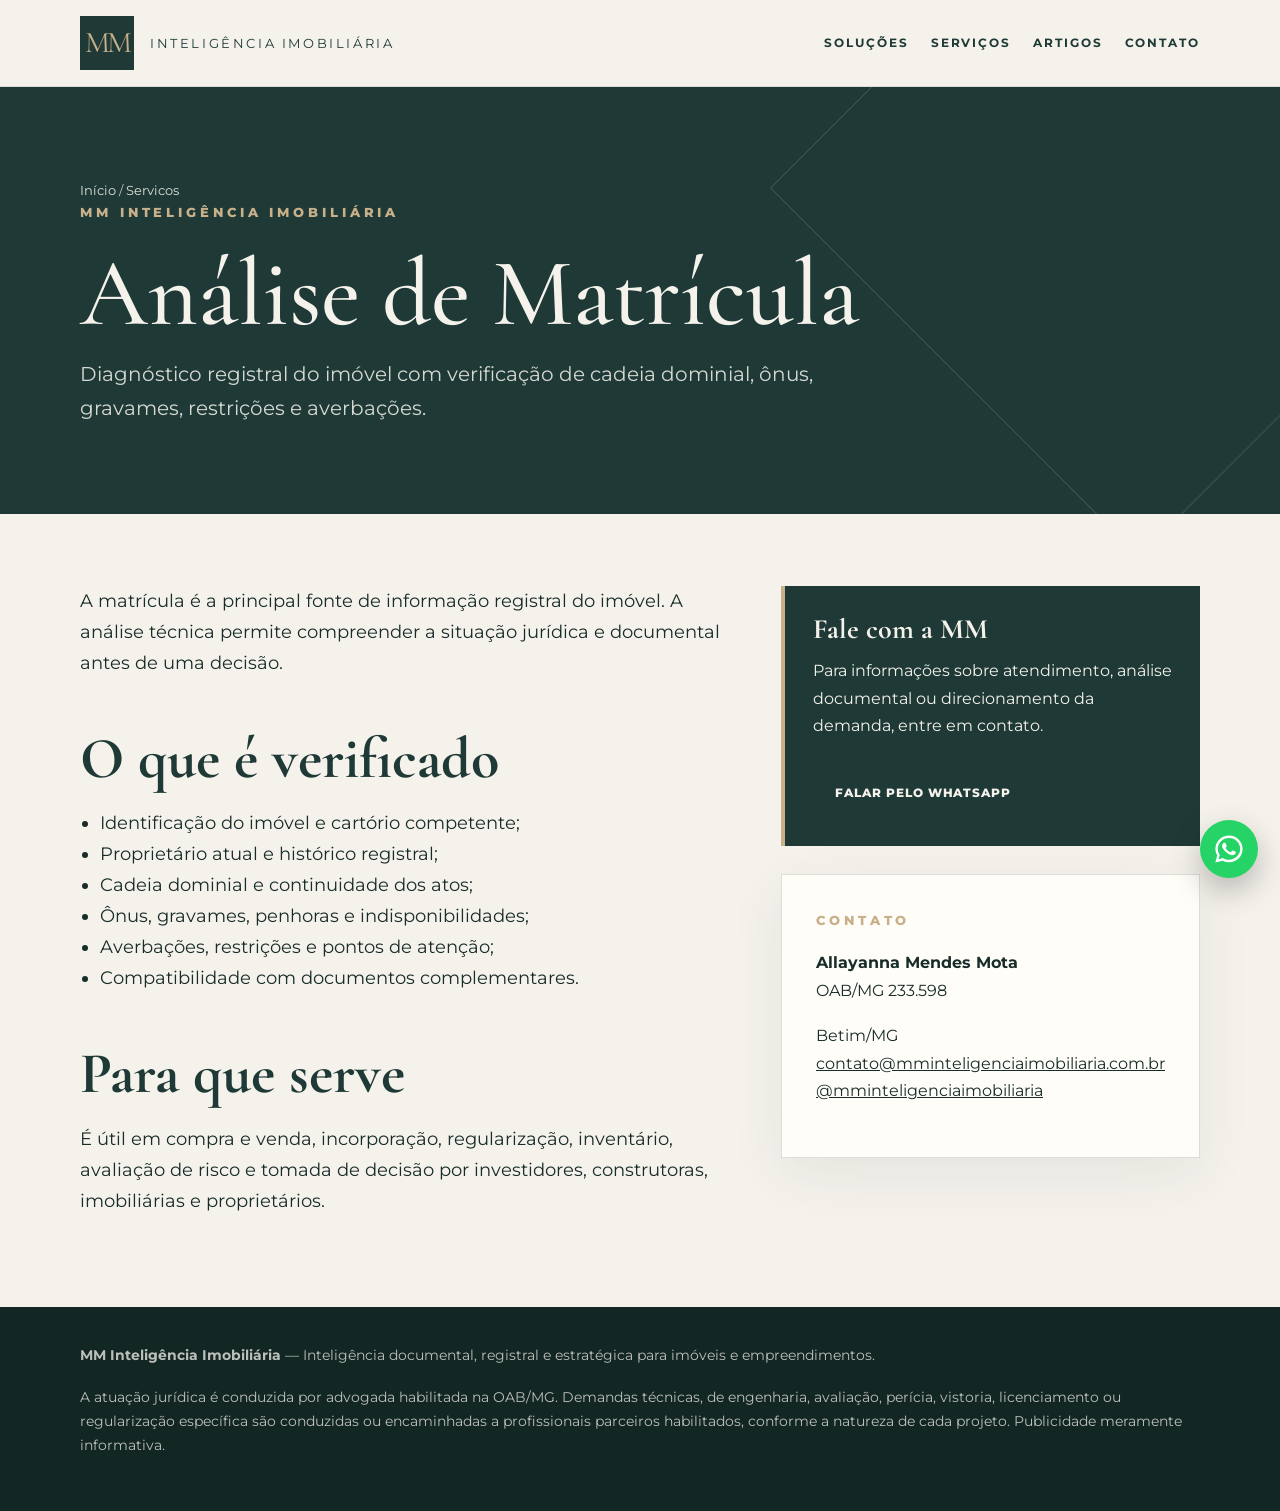
<file: analise-de-matricula.html>
<!doctype html>
<html lang="pt-BR">
<head>
<meta charset="utf-8" />
<meta name="viewport" content="width=device-width, initial-scale=1" />
<title>Análise de Matrícula | MM Inteligência Imobiliária</title>
<meta name="description" content="Diagnóstico registral do imóvel com verificação de cadeia dominial, ônus, gravames, restrições e averbações." />
<meta name="theme-color" content="#1F3A36" />
<link rel="canonical" href="https://www.mminteligenciaimobiliaria.com.br/servicos/analise-de-matricula.html" />
<link rel="preconnect" href="https://fonts.googleapis.com">
<link rel="preconnect" href="https://fonts.gstatic.com" crossorigin>
<link href="https://fonts.googleapis.com/css2?family=Cormorant+Garamond:wght@400;500;600&family=Montserrat:wght@400;600;700;800&display=swap" rel="stylesheet">
<style>
:root{--verde:#1F3A36;--prof:#122724;--off:#F5F2EC;--ouro:#C8B08A;--salvia:#556B63;--texto:#182c29;--muted:#66736f;--borda:rgba(31,58,54,.16)}
*{box-sizing:border-box}html{scroll-behavior:smooth}body{margin:0;background:var(--off);color:var(--texto);font-family:Montserrat,Arial,sans-serif;line-height:1.72}a{color:inherit}.wrap{width:min(1120px,calc(100% - 44px));margin:auto}.top{position:sticky;top:0;z-index:20;background:rgba(245,242,236,.96);border-bottom:1px solid rgba(31,58,54,.12);backdrop-filter:blur(12px)}.nav{height:86px;display:flex;align-items:center;justify-content:space-between;gap:20px}.brand{display:flex;align-items:center;gap:16px;text-decoration:none}.mark{width:54px;height:54px;background:var(--verde);color:var(--ouro);display:flex;align-items:center;justify-content:center;font-family:'Cormorant Garamond',Georgia,serif;font-size:30px;letter-spacing:-3px}.name{letter-spacing:.20em;text-transform:uppercase;font-size:13px;color:var(--verde)}.links{display:flex;gap:22px;align-items:center}.links a{text-decoration:none;text-transform:uppercase;letter-spacing:.16em;font-size:12px;color:var(--verde);font-weight:700}.hero{background:var(--verde);color:var(--off);padding:92px 0 70px;position:relative;overflow:hidden}.hero:after{content:"";position:absolute;right:-120px;top:-160px;width:520px;height:520px;border:1px solid rgba(200,176,138,.22);transform:rotate(45deg)}.kicker{letter-spacing:.30em;text-transform:uppercase;color:var(--ouro);font-weight:800;font-size:13px}.hero h1,.title{font-family:'Cormorant Garamond',Georgia,serif;font-size:clamp(46px,8vw,96px);line-height:.95;margin:24px 0 18px;font-weight:500}.lead{font-size:20px;max-width:780px;color:rgba(245,242,236,.86)}.sec{padding:72px 0}.grid{display:grid;grid-template-columns:2fr 1fr;gap:42px;align-items:start}.card{background:#fffdf8;border:1px solid var(--borda);padding:34px;box-shadow:0 16px 50px rgba(31,58,54,.08)}h2{font-family:'Cormorant Garamond',Georgia,serif;font-size:clamp(34px,5vw,58px);line-height:1.03;margin:0 0 20px;color:var(--verde)}h3{font-family:'Cormorant Garamond',Georgia,serif;font-size:28px;line-height:1.12;margin:26px 0 12px;color:var(--verde)}p{margin:0 0 18px}.soft{color:var(--muted)}ul{padding-left:20px;margin:8px 0 22px}.cta{display:inline-flex;background:var(--verde);color:var(--off);text-decoration:none;padding:15px 22px;border-radius:999px;font-weight:800;letter-spacing:.08em;text-transform:uppercase;font-size:12px;margin-top:10px}.cta.secondary{background:transparent;color:var(--verde);border:1px solid rgba(31,58,54,.25)}.note{background:var(--verde);color:var(--off);border-left:4px solid var(--ouro);padding:28px}.note h3{color:var(--off);margin-top:0}.breadcrumbs{font-size:13px;color:rgba(245,242,236,.75)}.breadcrumbs a{color:rgba(245,242,236,.9);text-decoration:none}.article{max-width:850px}.article p,.article li{font-size:18px}.article h2{margin-top:50px}.mini-grid{display:grid;grid-template-columns:repeat(3,1fr);gap:18px;margin:34px 0}.mini{background:#fffdf8;border:1px solid var(--borda);padding:24px}.footer{padding:36px 0;background:#122724;color:rgba(245,242,236,.75);font-size:14px}.footer a{color:var(--off)}.whatsapp-float{position:fixed;right:22px;bottom:22px;width:58px;height:58px;border-radius:50%;background:#25D366;display:flex;align-items:center;justify-content:center;box-shadow:0 12px 30px rgba(0,0,0,.25);z-index:999}.whatsapp-float svg{width:34px;height:34px;fill:#fff}@media(max-width:820px){.links{display:none}.grid,.mini-grid{grid-template-columns:1fr}.hero{padding:72px 0 56px}.nav{height:76px}.name{font-size:11px;letter-spacing:.13em}.article p,.article li{font-size:16px}}
</style>
<script type="application/ld+json">
{"@context":"https://schema.org","@type":"Service","headline":"Análise de Matrícula","description":"Diagnóstico registral do imóvel com verificação de cadeia dominial, ônus, gravames, restrições e averbações.","author":{"@type":"Person","name":"Allayanna Mendes Mota"},"publisher":{"@type":"Organization","name":"MM Inteligência Imobiliária"},"mainEntityOfPage":"https://www.mminteligenciaimobiliaria.com.br/servicos/analise-de-matricula.html"}
</script>
</head>
<body>
<header class="top"><div class="wrap nav"><a class="brand" href="../index.html"><span class="mark">MM</span><span class="name">Inteligência Imobiliária</span></a><nav class="links"><a href="../index.html#solucoes">Soluções</a><a href="../servicos/index.html">Serviços</a><a href="../artigos/index.html">Artigos</a><a href="../index.html#contato">Contato</a></nav></div></header>
<section class="hero"><div class="wrap"><div class="breadcrumbs"><a href="../index.html">Início</a> / <a href="../servicos/index.html">Servicos</a></div><p class="kicker">MM Inteligência Imobiliária</p><h1>Análise de Matrícula</h1><p class="lead">Diagnóstico registral do imóvel com verificação de cadeia dominial, ônus, gravames, restrições e averbações.</p></div></section>
<main class="sec"><div class="wrap grid"><article class="article">
<p>A matrícula é a principal fonte de informação registral do imóvel. A análise técnica permite compreender a situação jurídica e documental antes de uma decisão.</p>
<h2>O que é verificado</h2><ul><li>Identificação do imóvel e cartório competente;</li><li>Proprietário atual e histórico registral;</li><li>Cadeia dominial e continuidade dos atos;</li><li>Ônus, gravames, penhoras e indisponibilidades;</li><li>Averbações, restrições e pontos de atenção;</li><li>Compatibilidade com documentos complementares.</li></ul>
<h2>Para que serve</h2><p>É útil em compra e venda, incorporação, regularização, inventário, avaliação de risco e tomada de decisão por investidores, construtoras, imobiliárias e proprietários.</p>
</article><aside><div class="note"><h3>Fale com a MM</h3><p>Para informações sobre atendimento, análise documental ou direcionamento da demanda, entre em contato.</p><a class="cta" href="https://wa.me/5531995090072?text=Ol%C3%A1%2C%20gostaria%20de%20informa%C3%A7%C3%B5es%20sobre%20a%20MM%20Intelig%C3%AAncia%20Imobili%C3%A1ria." target="_blank" rel="noopener">Falar pelo WhatsApp</a></div><br><div class="card"><p class="kicker">Contato</p><p><strong>Allayanna Mendes Mota</strong><br>OAB/MG 233.598</p><p>Betim/MG<br><a href="mailto:contato@mminteligenciaimobiliaria.com.br">contato@mminteligenciaimobiliaria.com.br</a><br><a href="https://www.instagram.com/mminteligenciaimobiliaria" target="_blank" rel="noopener">@mminteligenciaimobiliaria</a></p></div></aside></div></main>
<footer class="footer"><div class="wrap"><p><strong>MM Inteligência Imobiliária</strong> — Inteligência documental, registral e estratégica para imóveis e empreendimentos.</p><p>A atuação jurídica é conduzida por advogada habilitada na OAB/MG. Demandas técnicas, de engenharia, avaliação, perícia, vistoria, licenciamento ou regularização específica são conduzidas ou encaminhadas a profissionais parceiros habilitados, conforme a natureza de cada projeto. Publicidade meramente informativa.</p></div></footer>
<a class="whatsapp-float" href="https://wa.me/5531995090072?text=Ol%C3%A1%2C%20gostaria%20de%20informa%C3%A7%C3%B5es%20sobre%20a%20MM%20Intelig%C3%AAncia%20Imobili%C3%A1ria." target="_blank" rel="noopener" aria-label="Falar pelo WhatsApp"><svg viewBox="0 0 32 32" aria-hidden="true"><path d="M16.01 3.2c-7.06 0-12.8 5.64-12.8 12.58 0 2.22.6 4.39 1.73 6.29L3.1 28.8l6.94-1.8a13.02 13.02 0 0 0 5.97 1.48c7.06 0 12.8-5.64 12.8-12.58S23.07 3.2 16.01 3.2Zm0 22.97c-1.9 0-3.75-.5-5.36-1.45l-.38-.22-4.12 1.07 1.1-3.91-.25-.4a10.13 10.13 0 0 1-1.55-5.38c0-5.66 4.74-10.27 10.56-10.27s10.56 4.61 10.56 10.27-4.74 10.29-10.56 10.29Zm5.79-7.69c-.32-.16-1.9-.92-2.19-1.02-.29-.11-.5-.16-.72.16-.21.31-.82 1.02-1.01 1.23-.19.21-.37.24-.69.08-.32-.16-1.34-.48-2.55-1.53-.94-.82-1.58-1.84-1.77-2.15-.18-.31-.02-.48.14-.63.14-.14.32-.37.48-.55.16-.18.21-.31.32-.52.11-.21.05-.39-.03-.55-.08-.16-.72-1.7-.98-2.33-.26-.62-.52-.53-.72-.54h-.61c-.21 0-.55.08-.84.39-.29.31-1.1 1.05-1.1 2.57s1.13 2.99 1.29 3.2c.16.21 2.23 3.33 5.4 4.67.75.32 1.34.51 1.8.65.76.24 1.45.2 1.99.12.61-.09 1.9-.76 2.17-1.5.27-.74.27-1.37.19-1.5-.08-.13-.29-.21-.61-.37Z"/></svg></a>
</body></html>
</file>
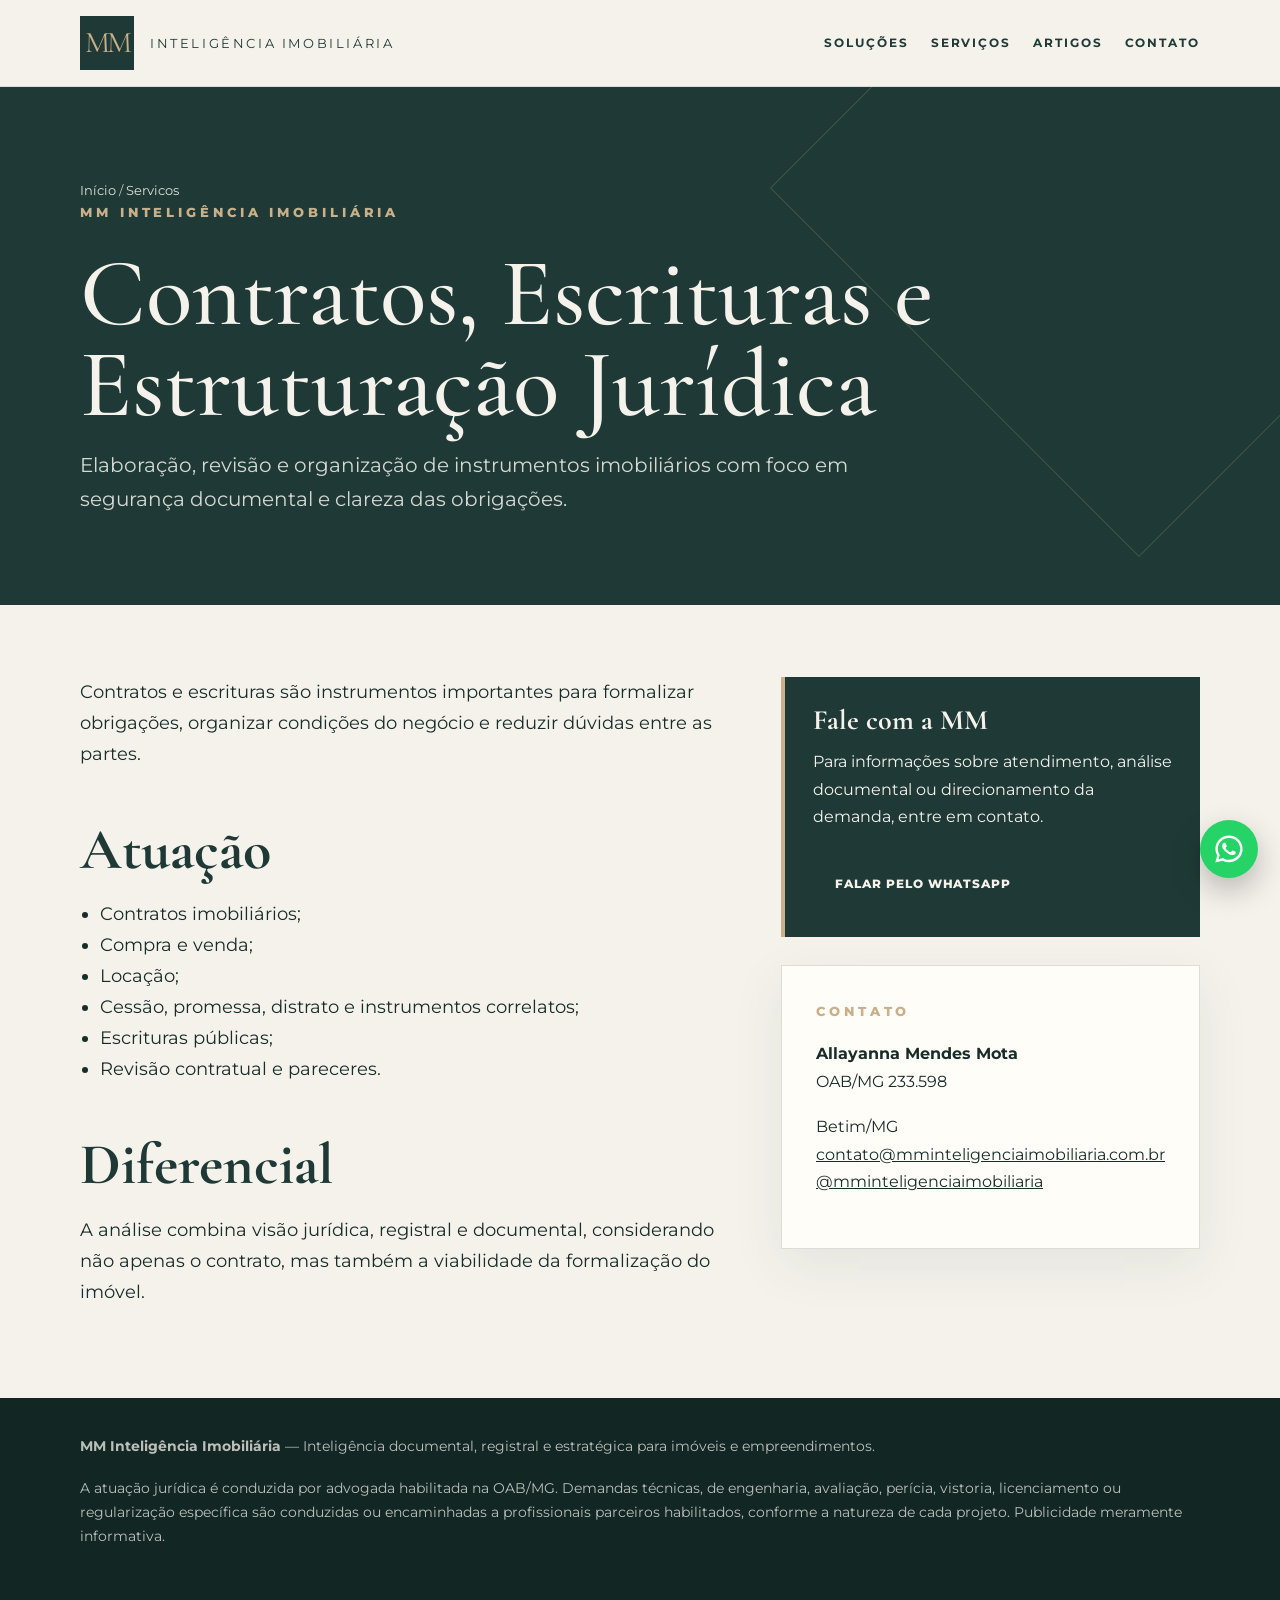
<file: contratos-escrituras.html>
<!doctype html>
<html lang="pt-BR">
<head>
<meta charset="utf-8" />
<meta name="viewport" content="width=device-width, initial-scale=1" />
<title>Contratos, Escrituras e Estruturação Jurídica | MM Inteligência Imobiliária</title>
<meta name="description" content="Elaboração, revisão e organização de instrumentos imobiliários com foco em segurança documental e clareza das obrigações." />
<meta name="theme-color" content="#1F3A36" />
<link rel="canonical" href="https://www.mminteligenciaimobiliaria.com.br/servicos/contratos-escrituras.html" />
<link rel="preconnect" href="https://fonts.googleapis.com">
<link rel="preconnect" href="https://fonts.gstatic.com" crossorigin>
<link href="https://fonts.googleapis.com/css2?family=Cormorant+Garamond:wght@400;500;600&family=Montserrat:wght@400;600;700;800&display=swap" rel="stylesheet">
<style>
:root{--verde:#1F3A36;--prof:#122724;--off:#F5F2EC;--ouro:#C8B08A;--salvia:#556B63;--texto:#182c29;--muted:#66736f;--borda:rgba(31,58,54,.16)}
*{box-sizing:border-box}html{scroll-behavior:smooth}body{margin:0;background:var(--off);color:var(--texto);font-family:Montserrat,Arial,sans-serif;line-height:1.72}a{color:inherit}.wrap{width:min(1120px,calc(100% - 44px));margin:auto}.top{position:sticky;top:0;z-index:20;background:rgba(245,242,236,.96);border-bottom:1px solid rgba(31,58,54,.12);backdrop-filter:blur(12px)}.nav{height:86px;display:flex;align-items:center;justify-content:space-between;gap:20px}.brand{display:flex;align-items:center;gap:16px;text-decoration:none}.mark{width:54px;height:54px;background:var(--verde);color:var(--ouro);display:flex;align-items:center;justify-content:center;font-family:'Cormorant Garamond',Georgia,serif;font-size:30px;letter-spacing:-3px}.name{letter-spacing:.20em;text-transform:uppercase;font-size:13px;color:var(--verde)}.links{display:flex;gap:22px;align-items:center}.links a{text-decoration:none;text-transform:uppercase;letter-spacing:.16em;font-size:12px;color:var(--verde);font-weight:700}.hero{background:var(--verde);color:var(--off);padding:92px 0 70px;position:relative;overflow:hidden}.hero:after{content:"";position:absolute;right:-120px;top:-160px;width:520px;height:520px;border:1px solid rgba(200,176,138,.22);transform:rotate(45deg)}.kicker{letter-spacing:.30em;text-transform:uppercase;color:var(--ouro);font-weight:800;font-size:13px}.hero h1,.title{font-family:'Cormorant Garamond',Georgia,serif;font-size:clamp(46px,8vw,96px);line-height:.95;margin:24px 0 18px;font-weight:500}.lead{font-size:20px;max-width:780px;color:rgba(245,242,236,.86)}.sec{padding:72px 0}.grid{display:grid;grid-template-columns:2fr 1fr;gap:42px;align-items:start}.card{background:#fffdf8;border:1px solid var(--borda);padding:34px;box-shadow:0 16px 50px rgba(31,58,54,.08)}h2{font-family:'Cormorant Garamond',Georgia,serif;font-size:clamp(34px,5vw,58px);line-height:1.03;margin:0 0 20px;color:var(--verde)}h3{font-family:'Cormorant Garamond',Georgia,serif;font-size:28px;line-height:1.12;margin:26px 0 12px;color:var(--verde)}p{margin:0 0 18px}.soft{color:var(--muted)}ul{padding-left:20px;margin:8px 0 22px}.cta{display:inline-flex;background:var(--verde);color:var(--off);text-decoration:none;padding:15px 22px;border-radius:999px;font-weight:800;letter-spacing:.08em;text-transform:uppercase;font-size:12px;margin-top:10px}.cta.secondary{background:transparent;color:var(--verde);border:1px solid rgba(31,58,54,.25)}.note{background:var(--verde);color:var(--off);border-left:4px solid var(--ouro);padding:28px}.note h3{color:var(--off);margin-top:0}.breadcrumbs{font-size:13px;color:rgba(245,242,236,.75)}.breadcrumbs a{color:rgba(245,242,236,.9);text-decoration:none}.article{max-width:850px}.article p,.article li{font-size:18px}.article h2{margin-top:50px}.mini-grid{display:grid;grid-template-columns:repeat(3,1fr);gap:18px;margin:34px 0}.mini{background:#fffdf8;border:1px solid var(--borda);padding:24px}.footer{padding:36px 0;background:#122724;color:rgba(245,242,236,.75);font-size:14px}.footer a{color:var(--off)}.whatsapp-float{position:fixed;right:22px;bottom:22px;width:58px;height:58px;border-radius:50%;background:#25D366;display:flex;align-items:center;justify-content:center;box-shadow:0 12px 30px rgba(0,0,0,.25);z-index:999}.whatsapp-float svg{width:34px;height:34px;fill:#fff}@media(max-width:820px){.links{display:none}.grid,.mini-grid{grid-template-columns:1fr}.hero{padding:72px 0 56px}.nav{height:76px}.name{font-size:11px;letter-spacing:.13em}.article p,.article li{font-size:16px}}
</style>
<script type="application/ld+json">
{"@context":"https://schema.org","@type":"Service","headline":"Contratos, Escrituras e Estruturação Jurídica","description":"Elaboração, revisão e organização de instrumentos imobiliários com foco em segurança documental e clareza das obrigações.","author":{"@type":"Person","name":"Allayanna Mendes Mota"},"publisher":{"@type":"Organization","name":"MM Inteligência Imobiliária"},"mainEntityOfPage":"https://www.mminteligenciaimobiliaria.com.br/servicos/contratos-escrituras.html"}
</script>
</head>
<body>
<header class="top"><div class="wrap nav"><a class="brand" href="../index.html"><span class="mark">MM</span><span class="name">Inteligência Imobiliária</span></a><nav class="links"><a href="../index.html#solucoes">Soluções</a><a href="../servicos/index.html">Serviços</a><a href="../artigos/index.html">Artigos</a><a href="../index.html#contato">Contato</a></nav></div></header>
<section class="hero"><div class="wrap"><div class="breadcrumbs"><a href="../index.html">Início</a> / <a href="../servicos/index.html">Servicos</a></div><p class="kicker">MM Inteligência Imobiliária</p><h1>Contratos, Escrituras e Estruturação Jurídica</h1><p class="lead">Elaboração, revisão e organização de instrumentos imobiliários com foco em segurança documental e clareza das obrigações.</p></div></section>
<main class="sec"><div class="wrap grid"><article class="article">
<p>Contratos e escrituras são instrumentos importantes para formalizar obrigações, organizar condições do negócio e reduzir dúvidas entre as partes.</p>
<h2>Atuação</h2><ul><li>Contratos imobiliários;</li><li>Compra e venda;</li><li>Locação;</li><li>Cessão, promessa, distrato e instrumentos correlatos;</li><li>Escrituras públicas;</li><li>Revisão contratual e pareceres.</li></ul>
<h2>Diferencial</h2><p>A análise combina visão jurídica, registral e documental, considerando não apenas o contrato, mas também a viabilidade da formalização do imóvel.</p>
</article><aside><div class="note"><h3>Fale com a MM</h3><p>Para informações sobre atendimento, análise documental ou direcionamento da demanda, entre em contato.</p><a class="cta" href="https://wa.me/5531995090072?text=Ol%C3%A1%2C%20gostaria%20de%20informa%C3%A7%C3%B5es%20sobre%20a%20MM%20Intelig%C3%AAncia%20Imobili%C3%A1ria." target="_blank" rel="noopener">Falar pelo WhatsApp</a></div><br><div class="card"><p class="kicker">Contato</p><p><strong>Allayanna Mendes Mota</strong><br>OAB/MG 233.598</p><p>Betim/MG<br><a href="mailto:contato@mminteligenciaimobiliaria.com.br">contato@mminteligenciaimobiliaria.com.br</a><br><a href="https://www.instagram.com/mminteligenciaimobiliaria" target="_blank" rel="noopener">@mminteligenciaimobiliaria</a></p></div></aside></div></main>
<footer class="footer"><div class="wrap"><p><strong>MM Inteligência Imobiliária</strong> — Inteligência documental, registral e estratégica para imóveis e empreendimentos.</p><p>A atuação jurídica é conduzida por advogada habilitada na OAB/MG. Demandas técnicas, de engenharia, avaliação, perícia, vistoria, licenciamento ou regularização específica são conduzidas ou encaminhadas a profissionais parceiros habilitados, conforme a natureza de cada projeto. Publicidade meramente informativa.</p></div></footer>
<a class="whatsapp-float" href="https://wa.me/5531995090072?text=Ol%C3%A1%2C%20gostaria%20de%20informa%C3%A7%C3%B5es%20sobre%20a%20MM%20Intelig%C3%AAncia%20Imobili%C3%A1ria." target="_blank" rel="noopener" aria-label="Falar pelo WhatsApp"><svg viewBox="0 0 32 32" aria-hidden="true"><path d="M16.01 3.2c-7.06 0-12.8 5.64-12.8 12.58 0 2.22.6 4.39 1.73 6.29L3.1 28.8l6.94-1.8a13.02 13.02 0 0 0 5.97 1.48c7.06 0 12.8-5.64 12.8-12.58S23.07 3.2 16.01 3.2Zm0 22.97c-1.9 0-3.75-.5-5.36-1.45l-.38-.22-4.12 1.07 1.1-3.91-.25-.4a10.13 10.13 0 0 1-1.55-5.38c0-5.66 4.74-10.27 10.56-10.27s10.56 4.61 10.56 10.27-4.74 10.29-10.56 10.29Zm5.79-7.69c-.32-.16-1.9-.92-2.19-1.02-.29-.11-.5-.16-.72.16-.21.31-.82 1.02-1.01 1.23-.19.21-.37.24-.69.08-.32-.16-1.34-.48-2.55-1.53-.94-.82-1.58-1.84-1.77-2.15-.18-.31-.02-.48.14-.63.14-.14.32-.37.48-.55.16-.18.21-.31.32-.52.11-.21.05-.39-.03-.55-.08-.16-.72-1.7-.98-2.33-.26-.62-.52-.53-.72-.54h-.61c-.21 0-.55.08-.84.39-.29.31-1.1 1.05-1.1 2.57s1.13 2.99 1.29 3.2c.16.21 2.23 3.33 5.4 4.67.75.32 1.34.51 1.8.65.76.24 1.45.2 1.99.12.61-.09 1.9-.76 2.17-1.5.27-.74.27-1.37.19-1.5-.08-.13-.29-.21-.61-.37Z"/></svg></a>
</body></html>
</file>
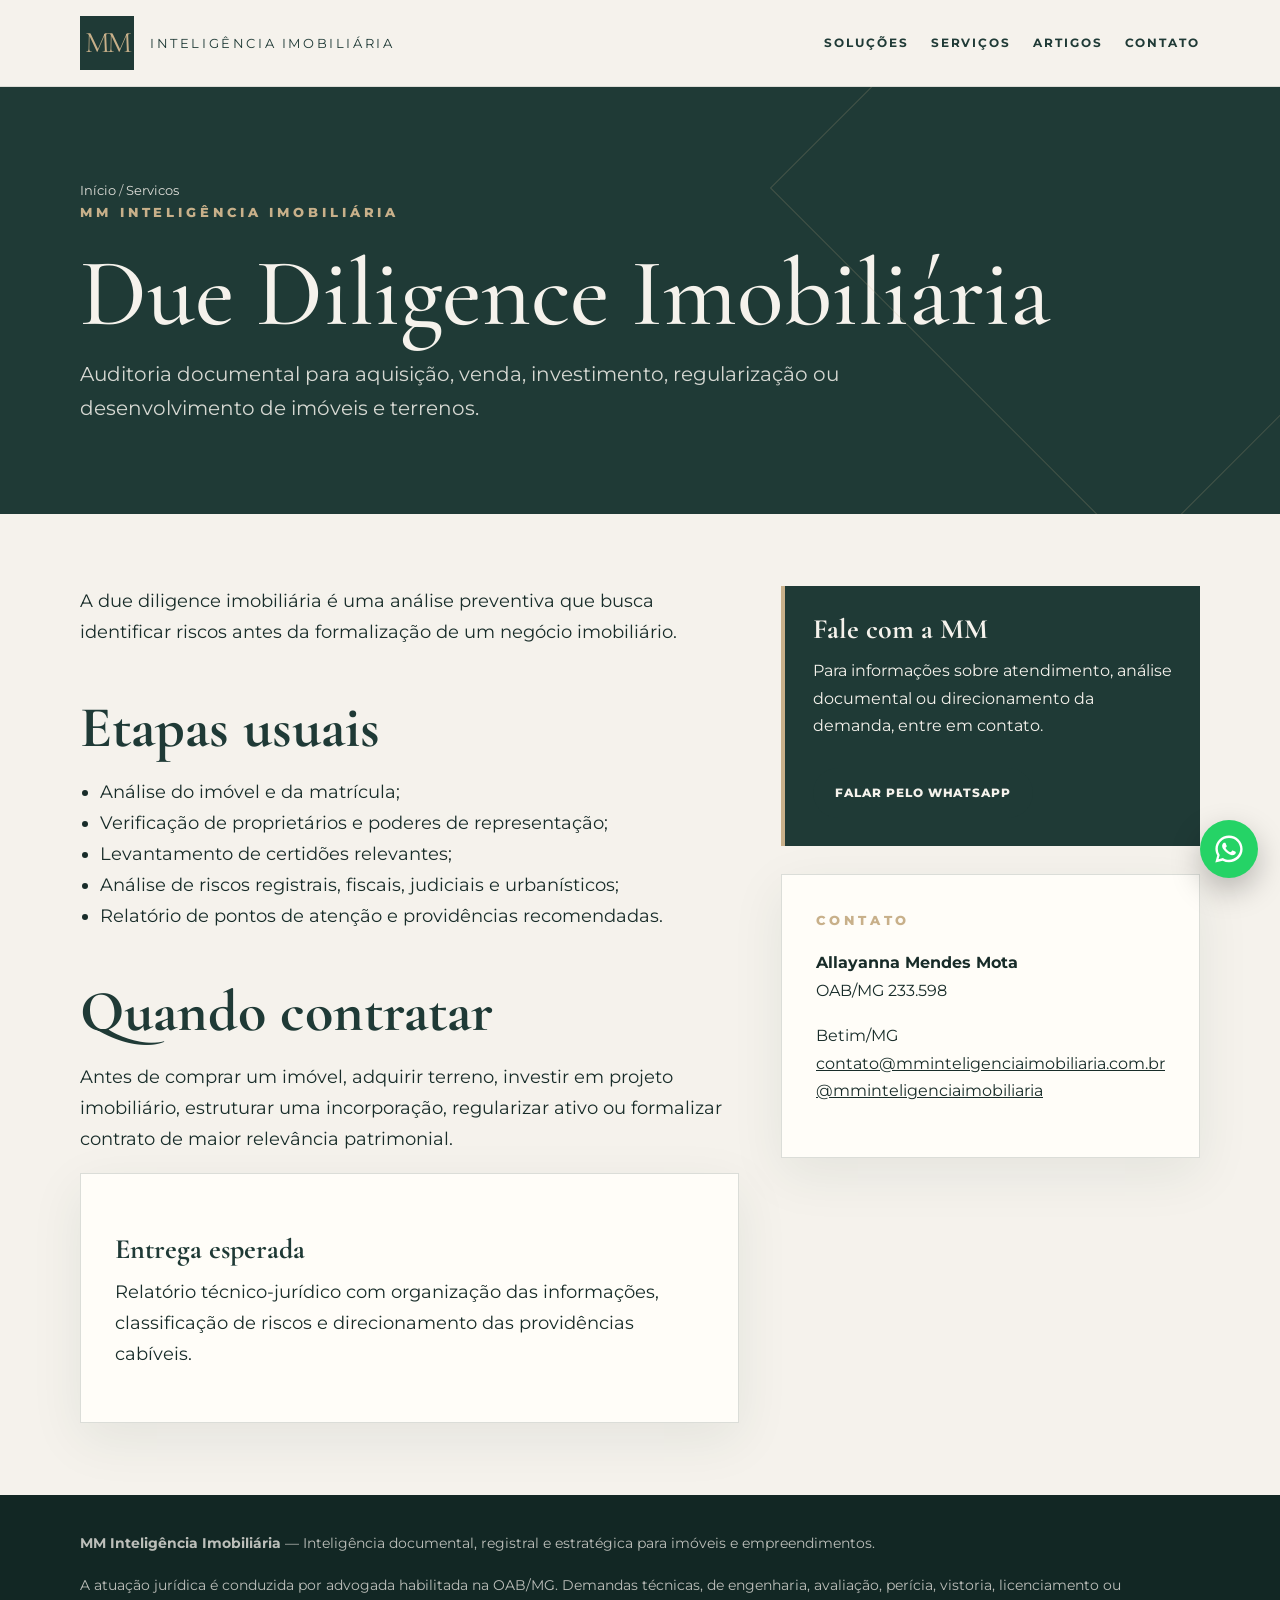
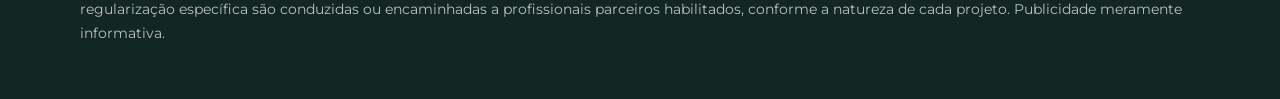
<file: due-diligence-imobiliaria.html>
<!doctype html>
<html lang="pt-BR">
<head>
<meta charset="utf-8" />
<meta name="viewport" content="width=device-width, initial-scale=1" />
<title>Due Diligence Imobiliária | MM Inteligência Imobiliária</title>
<meta name="description" content="Auditoria documental para aquisição, venda, investimento, regularização ou desenvolvimento de imóveis e terrenos." />
<meta name="theme-color" content="#1F3A36" />
<link rel="canonical" href="https://www.mminteligenciaimobiliaria.com.br/servicos/due-diligence-imobiliaria.html" />
<link rel="preconnect" href="https://fonts.googleapis.com">
<link rel="preconnect" href="https://fonts.gstatic.com" crossorigin>
<link href="https://fonts.googleapis.com/css2?family=Cormorant+Garamond:wght@400;500;600&family=Montserrat:wght@400;600;700;800&display=swap" rel="stylesheet">
<style>
:root{--verde:#1F3A36;--prof:#122724;--off:#F5F2EC;--ouro:#C8B08A;--salvia:#556B63;--texto:#182c29;--muted:#66736f;--borda:rgba(31,58,54,.16)}
*{box-sizing:border-box}html{scroll-behavior:smooth}body{margin:0;background:var(--off);color:var(--texto);font-family:Montserrat,Arial,sans-serif;line-height:1.72}a{color:inherit}.wrap{width:min(1120px,calc(100% - 44px));margin:auto}.top{position:sticky;top:0;z-index:20;background:rgba(245,242,236,.96);border-bottom:1px solid rgba(31,58,54,.12);backdrop-filter:blur(12px)}.nav{height:86px;display:flex;align-items:center;justify-content:space-between;gap:20px}.brand{display:flex;align-items:center;gap:16px;text-decoration:none}.mark{width:54px;height:54px;background:var(--verde);color:var(--ouro);display:flex;align-items:center;justify-content:center;font-family:'Cormorant Garamond',Georgia,serif;font-size:30px;letter-spacing:-3px}.name{letter-spacing:.20em;text-transform:uppercase;font-size:13px;color:var(--verde)}.links{display:flex;gap:22px;align-items:center}.links a{text-decoration:none;text-transform:uppercase;letter-spacing:.16em;font-size:12px;color:var(--verde);font-weight:700}.hero{background:var(--verde);color:var(--off);padding:92px 0 70px;position:relative;overflow:hidden}.hero:after{content:"";position:absolute;right:-120px;top:-160px;width:520px;height:520px;border:1px solid rgba(200,176,138,.22);transform:rotate(45deg)}.kicker{letter-spacing:.30em;text-transform:uppercase;color:var(--ouro);font-weight:800;font-size:13px}.hero h1,.title{font-family:'Cormorant Garamond',Georgia,serif;font-size:clamp(46px,8vw,96px);line-height:.95;margin:24px 0 18px;font-weight:500}.lead{font-size:20px;max-width:780px;color:rgba(245,242,236,.86)}.sec{padding:72px 0}.grid{display:grid;grid-template-columns:2fr 1fr;gap:42px;align-items:start}.card{background:#fffdf8;border:1px solid var(--borda);padding:34px;box-shadow:0 16px 50px rgba(31,58,54,.08)}h2{font-family:'Cormorant Garamond',Georgia,serif;font-size:clamp(34px,5vw,58px);line-height:1.03;margin:0 0 20px;color:var(--verde)}h3{font-family:'Cormorant Garamond',Georgia,serif;font-size:28px;line-height:1.12;margin:26px 0 12px;color:var(--verde)}p{margin:0 0 18px}.soft{color:var(--muted)}ul{padding-left:20px;margin:8px 0 22px}.cta{display:inline-flex;background:var(--verde);color:var(--off);text-decoration:none;padding:15px 22px;border-radius:999px;font-weight:800;letter-spacing:.08em;text-transform:uppercase;font-size:12px;margin-top:10px}.cta.secondary{background:transparent;color:var(--verde);border:1px solid rgba(31,58,54,.25)}.note{background:var(--verde);color:var(--off);border-left:4px solid var(--ouro);padding:28px}.note h3{color:var(--off);margin-top:0}.breadcrumbs{font-size:13px;color:rgba(245,242,236,.75)}.breadcrumbs a{color:rgba(245,242,236,.9);text-decoration:none}.article{max-width:850px}.article p,.article li{font-size:18px}.article h2{margin-top:50px}.mini-grid{display:grid;grid-template-columns:repeat(3,1fr);gap:18px;margin:34px 0}.mini{background:#fffdf8;border:1px solid var(--borda);padding:24px}.footer{padding:36px 0;background:#122724;color:rgba(245,242,236,.75);font-size:14px}.footer a{color:var(--off)}.whatsapp-float{position:fixed;right:22px;bottom:22px;width:58px;height:58px;border-radius:50%;background:#25D366;display:flex;align-items:center;justify-content:center;box-shadow:0 12px 30px rgba(0,0,0,.25);z-index:999}.whatsapp-float svg{width:34px;height:34px;fill:#fff}@media(max-width:820px){.links{display:none}.grid,.mini-grid{grid-template-columns:1fr}.hero{padding:72px 0 56px}.nav{height:76px}.name{font-size:11px;letter-spacing:.13em}.article p,.article li{font-size:16px}}
</style>
<script type="application/ld+json">
{"@context":"https://schema.org","@type":"Service","headline":"Due Diligence Imobiliária","description":"Auditoria documental para aquisição, venda, investimento, regularização ou desenvolvimento de imóveis e terrenos.","author":{"@type":"Person","name":"Allayanna Mendes Mota"},"publisher":{"@type":"Organization","name":"MM Inteligência Imobiliária"},"mainEntityOfPage":"https://www.mminteligenciaimobiliaria.com.br/servicos/due-diligence-imobiliaria.html"}
</script>
</head>
<body>
<header class="top"><div class="wrap nav"><a class="brand" href="../index.html"><span class="mark">MM</span><span class="name">Inteligência Imobiliária</span></a><nav class="links"><a href="../index.html#solucoes">Soluções</a><a href="../servicos/index.html">Serviços</a><a href="../artigos/index.html">Artigos</a><a href="../index.html#contato">Contato</a></nav></div></header>
<section class="hero"><div class="wrap"><div class="breadcrumbs"><a href="../index.html">Início</a> / <a href="../servicos/index.html">Servicos</a></div><p class="kicker">MM Inteligência Imobiliária</p><h1>Due Diligence Imobiliária</h1><p class="lead">Auditoria documental para aquisição, venda, investimento, regularização ou desenvolvimento de imóveis e terrenos.</p></div></section>
<main class="sec"><div class="wrap grid"><article class="article">
<p>A due diligence imobiliária é uma análise preventiva que busca identificar riscos antes da formalização de um negócio imobiliário.</p>
<h2>Etapas usuais</h2><ul><li>Análise do imóvel e da matrícula;</li><li>Verificação de proprietários e poderes de representação;</li><li>Levantamento de certidões relevantes;</li><li>Análise de riscos registrais, fiscais, judiciais e urbanísticos;</li><li>Relatório de pontos de atenção e providências recomendadas.</li></ul>
<h2>Quando contratar</h2><p>Antes de comprar um imóvel, adquirir terreno, investir em projeto imobiliário, estruturar uma incorporação, regularizar ativo ou formalizar contrato de maior relevância patrimonial.</p>
<div class="card"><h3>Entrega esperada</h3><p>Relatório técnico-jurídico com organização das informações, classificação de riscos e direcionamento das providências cabíveis.</p></div>
</article><aside><div class="note"><h3>Fale com a MM</h3><p>Para informações sobre atendimento, análise documental ou direcionamento da demanda, entre em contato.</p><a class="cta" href="https://wa.me/5531995090072?text=Ol%C3%A1%2C%20gostaria%20de%20informa%C3%A7%C3%B5es%20sobre%20a%20MM%20Intelig%C3%AAncia%20Imobili%C3%A1ria." target="_blank" rel="noopener">Falar pelo WhatsApp</a></div><br><div class="card"><p class="kicker">Contato</p><p><strong>Allayanna Mendes Mota</strong><br>OAB/MG 233.598</p><p>Betim/MG<br><a href="mailto:contato@mminteligenciaimobiliaria.com.br">contato@mminteligenciaimobiliaria.com.br</a><br><a href="https://www.instagram.com/mminteligenciaimobiliaria" target="_blank" rel="noopener">@mminteligenciaimobiliaria</a></p></div></aside></div></main>
<footer class="footer"><div class="wrap"><p><strong>MM Inteligência Imobiliária</strong> — Inteligência documental, registral e estratégica para imóveis e empreendimentos.</p><p>A atuação jurídica é conduzida por advogada habilitada na OAB/MG. Demandas técnicas, de engenharia, avaliação, perícia, vistoria, licenciamento ou regularização específica são conduzidas ou encaminhadas a profissionais parceiros habilitados, conforme a natureza de cada projeto. Publicidade meramente informativa.</p></div></footer>
<a class="whatsapp-float" href="https://wa.me/5531995090072?text=Ol%C3%A1%2C%20gostaria%20de%20informa%C3%A7%C3%B5es%20sobre%20a%20MM%20Intelig%C3%AAncia%20Imobili%C3%A1ria." target="_blank" rel="noopener" aria-label="Falar pelo WhatsApp"><svg viewBox="0 0 32 32" aria-hidden="true"><path d="M16.01 3.2c-7.06 0-12.8 5.64-12.8 12.58 0 2.22.6 4.39 1.73 6.29L3.1 28.8l6.94-1.8a13.02 13.02 0 0 0 5.97 1.48c7.06 0 12.8-5.64 12.8-12.58S23.07 3.2 16.01 3.2Zm0 22.97c-1.9 0-3.75-.5-5.36-1.45l-.38-.22-4.12 1.07 1.1-3.91-.25-.4a10.13 10.13 0 0 1-1.55-5.38c0-5.66 4.74-10.27 10.56-10.27s10.56 4.61 10.56 10.27-4.74 10.29-10.56 10.29Zm5.79-7.69c-.32-.16-1.9-.92-2.19-1.02-.29-.11-.5-.16-.72.16-.21.31-.82 1.02-1.01 1.23-.19.21-.37.24-.69.08-.32-.16-1.34-.48-2.55-1.53-.94-.82-1.58-1.84-1.77-2.15-.18-.31-.02-.48.14-.63.14-.14.32-.37.48-.55.16-.18.21-.31.32-.52.11-.21.05-.39-.03-.55-.08-.16-.72-1.7-.98-2.33-.26-.62-.52-.53-.72-.54h-.61c-.21 0-.55.08-.84.39-.29.31-1.1 1.05-1.1 2.57s1.13 2.99 1.29 3.2c.16.21 2.23 3.33 5.4 4.67.75.32 1.34.51 1.8.65.76.24 1.45.2 1.99.12.61-.09 1.9-.76 2.17-1.5.27-.74.27-1.37.19-1.5-.08-.13-.29-.21-.61-.37Z"/></svg></a>
</body></html>
</file>
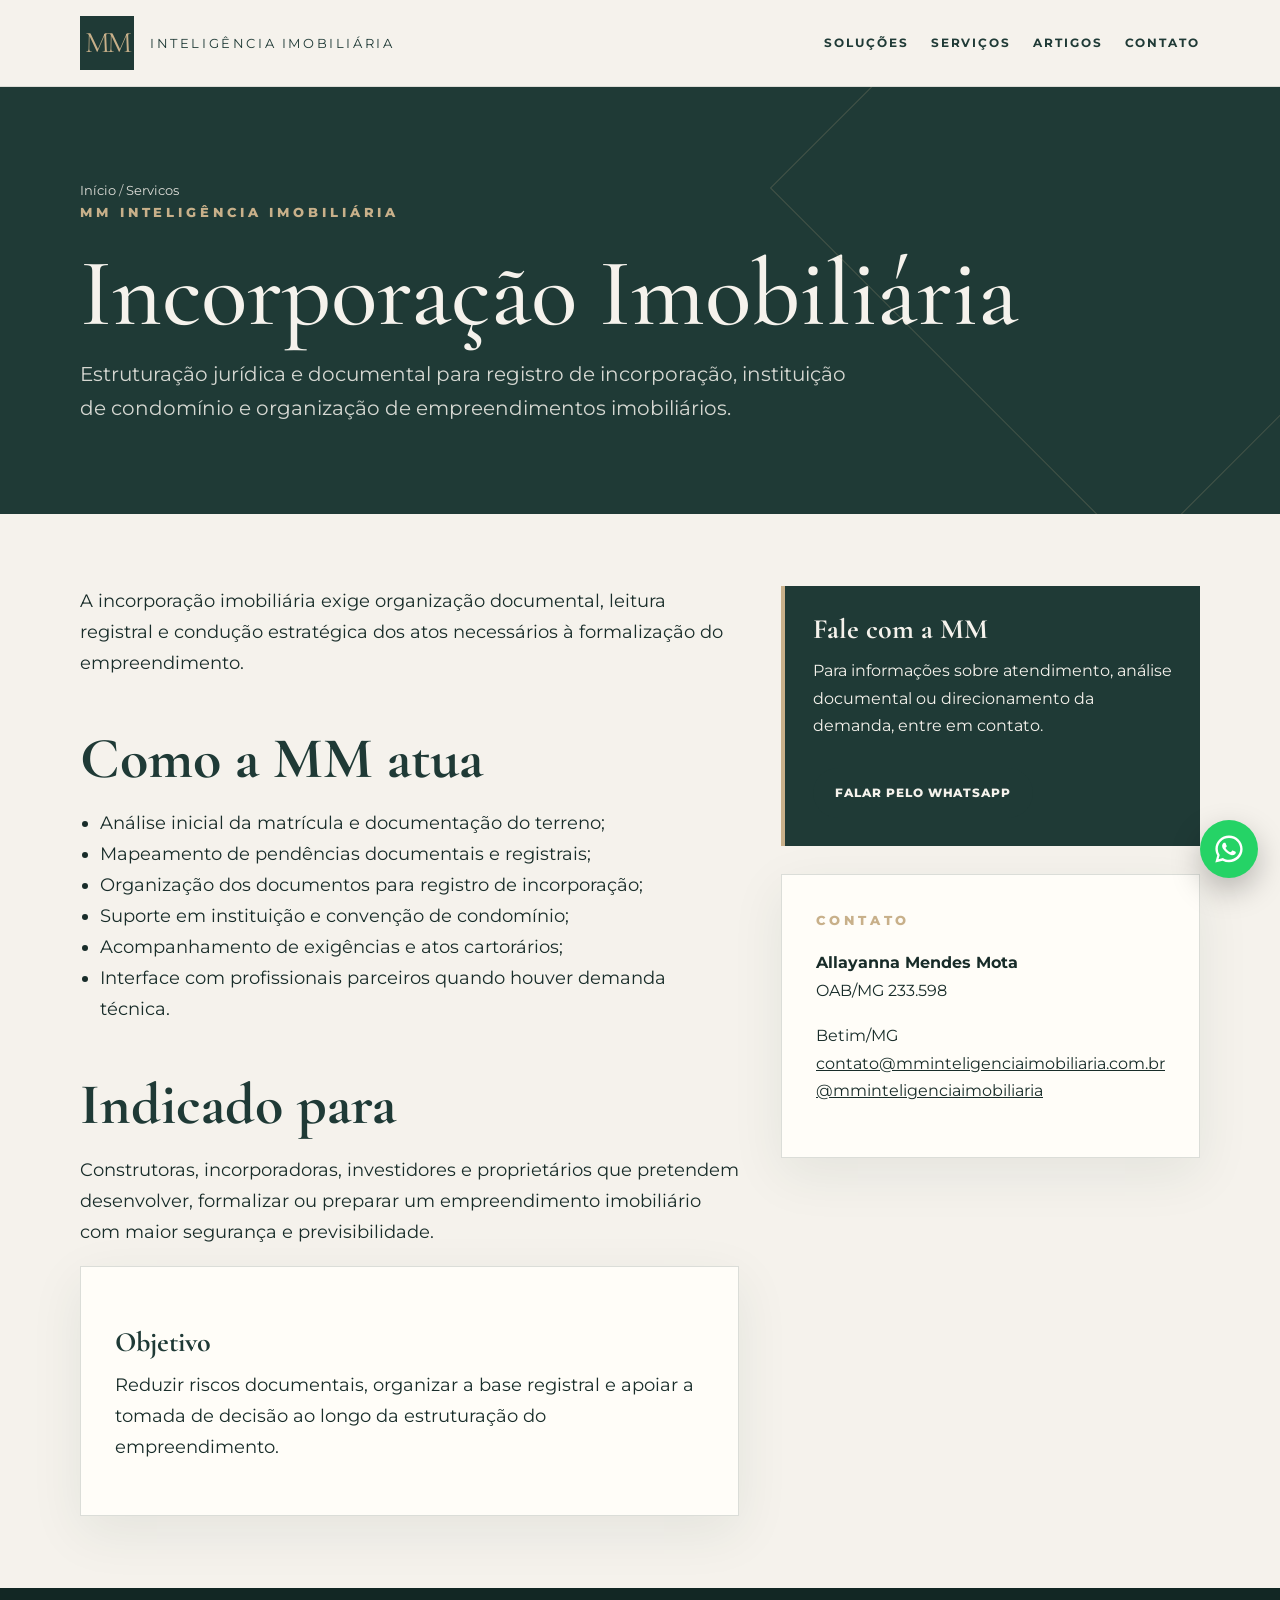
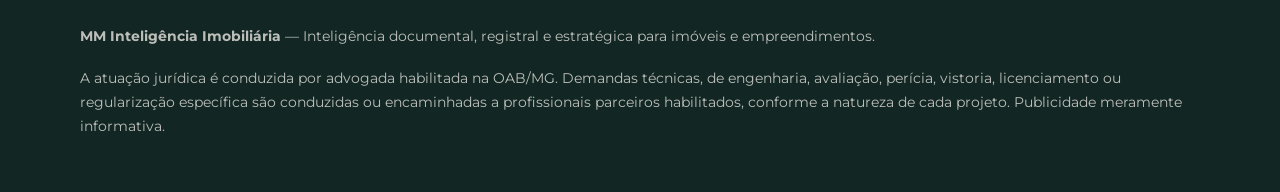
<file: incorporacao-imobiliaria.html>
<!doctype html>
<html lang="pt-BR">
<head>
<meta charset="utf-8" />
<meta name="viewport" content="width=device-width, initial-scale=1" />
<title>Incorporação Imobiliária | MM Inteligência Imobiliária</title>
<meta name="description" content="Estruturação jurídica e documental para registro de incorporação, instituição de condomínio e organização de empreendimentos imobiliários." />
<meta name="theme-color" content="#1F3A36" />
<link rel="canonical" href="https://www.mminteligenciaimobiliaria.com.br/servicos/incorporacao-imobiliaria.html" />
<link rel="preconnect" href="https://fonts.googleapis.com">
<link rel="preconnect" href="https://fonts.gstatic.com" crossorigin>
<link href="https://fonts.googleapis.com/css2?family=Cormorant+Garamond:wght@400;500;600&family=Montserrat:wght@400;600;700;800&display=swap" rel="stylesheet">
<style>
:root{--verde:#1F3A36;--prof:#122724;--off:#F5F2EC;--ouro:#C8B08A;--salvia:#556B63;--texto:#182c29;--muted:#66736f;--borda:rgba(31,58,54,.16)}
*{box-sizing:border-box}html{scroll-behavior:smooth}body{margin:0;background:var(--off);color:var(--texto);font-family:Montserrat,Arial,sans-serif;line-height:1.72}a{color:inherit}.wrap{width:min(1120px,calc(100% - 44px));margin:auto}.top{position:sticky;top:0;z-index:20;background:rgba(245,242,236,.96);border-bottom:1px solid rgba(31,58,54,.12);backdrop-filter:blur(12px)}.nav{height:86px;display:flex;align-items:center;justify-content:space-between;gap:20px}.brand{display:flex;align-items:center;gap:16px;text-decoration:none}.mark{width:54px;height:54px;background:var(--verde);color:var(--ouro);display:flex;align-items:center;justify-content:center;font-family:'Cormorant Garamond',Georgia,serif;font-size:30px;letter-spacing:-3px}.name{letter-spacing:.20em;text-transform:uppercase;font-size:13px;color:var(--verde)}.links{display:flex;gap:22px;align-items:center}.links a{text-decoration:none;text-transform:uppercase;letter-spacing:.16em;font-size:12px;color:var(--verde);font-weight:700}.hero{background:var(--verde);color:var(--off);padding:92px 0 70px;position:relative;overflow:hidden}.hero:after{content:"";position:absolute;right:-120px;top:-160px;width:520px;height:520px;border:1px solid rgba(200,176,138,.22);transform:rotate(45deg)}.kicker{letter-spacing:.30em;text-transform:uppercase;color:var(--ouro);font-weight:800;font-size:13px}.hero h1,.title{font-family:'Cormorant Garamond',Georgia,serif;font-size:clamp(46px,8vw,96px);line-height:.95;margin:24px 0 18px;font-weight:500}.lead{font-size:20px;max-width:780px;color:rgba(245,242,236,.86)}.sec{padding:72px 0}.grid{display:grid;grid-template-columns:2fr 1fr;gap:42px;align-items:start}.card{background:#fffdf8;border:1px solid var(--borda);padding:34px;box-shadow:0 16px 50px rgba(31,58,54,.08)}h2{font-family:'Cormorant Garamond',Georgia,serif;font-size:clamp(34px,5vw,58px);line-height:1.03;margin:0 0 20px;color:var(--verde)}h3{font-family:'Cormorant Garamond',Georgia,serif;font-size:28px;line-height:1.12;margin:26px 0 12px;color:var(--verde)}p{margin:0 0 18px}.soft{color:var(--muted)}ul{padding-left:20px;margin:8px 0 22px}.cta{display:inline-flex;background:var(--verde);color:var(--off);text-decoration:none;padding:15px 22px;border-radius:999px;font-weight:800;letter-spacing:.08em;text-transform:uppercase;font-size:12px;margin-top:10px}.cta.secondary{background:transparent;color:var(--verde);border:1px solid rgba(31,58,54,.25)}.note{background:var(--verde);color:var(--off);border-left:4px solid var(--ouro);padding:28px}.note h3{color:var(--off);margin-top:0}.breadcrumbs{font-size:13px;color:rgba(245,242,236,.75)}.breadcrumbs a{color:rgba(245,242,236,.9);text-decoration:none}.article{max-width:850px}.article p,.article li{font-size:18px}.article h2{margin-top:50px}.mini-grid{display:grid;grid-template-columns:repeat(3,1fr);gap:18px;margin:34px 0}.mini{background:#fffdf8;border:1px solid var(--borda);padding:24px}.footer{padding:36px 0;background:#122724;color:rgba(245,242,236,.75);font-size:14px}.footer a{color:var(--off)}.whatsapp-float{position:fixed;right:22px;bottom:22px;width:58px;height:58px;border-radius:50%;background:#25D366;display:flex;align-items:center;justify-content:center;box-shadow:0 12px 30px rgba(0,0,0,.25);z-index:999}.whatsapp-float svg{width:34px;height:34px;fill:#fff}@media(max-width:820px){.links{display:none}.grid,.mini-grid{grid-template-columns:1fr}.hero{padding:72px 0 56px}.nav{height:76px}.name{font-size:11px;letter-spacing:.13em}.article p,.article li{font-size:16px}}
</style>
<script type="application/ld+json">
{"@context":"https://schema.org","@type":"Service","headline":"Incorporação Imobiliária","description":"Estruturação jurídica e documental para registro de incorporação, instituição de condomínio e organização de empreendimentos imobiliários.","author":{"@type":"Person","name":"Allayanna Mendes Mota"},"publisher":{"@type":"Organization","name":"MM Inteligência Imobiliária"},"mainEntityOfPage":"https://www.mminteligenciaimobiliaria.com.br/servicos/incorporacao-imobiliaria.html"}
</script>
</head>
<body>
<header class="top"><div class="wrap nav"><a class="brand" href="../index.html"><span class="mark">MM</span><span class="name">Inteligência Imobiliária</span></a><nav class="links"><a href="../index.html#solucoes">Soluções</a><a href="../servicos/index.html">Serviços</a><a href="../artigos/index.html">Artigos</a><a href="../index.html#contato">Contato</a></nav></div></header>
<section class="hero"><div class="wrap"><div class="breadcrumbs"><a href="../index.html">Início</a> / <a href="../servicos/index.html">Servicos</a></div><p class="kicker">MM Inteligência Imobiliária</p><h1>Incorporação Imobiliária</h1><p class="lead">Estruturação jurídica e documental para registro de incorporação, instituição de condomínio e organização de empreendimentos imobiliários.</p></div></section>
<main class="sec"><div class="wrap grid"><article class="article">
<p>A incorporação imobiliária exige organização documental, leitura registral e condução estratégica dos atos necessários à formalização do empreendimento.</p>
<h2>Como a MM atua</h2><ul><li>Análise inicial da matrícula e documentação do terreno;</li><li>Mapeamento de pendências documentais e registrais;</li><li>Organização dos documentos para registro de incorporação;</li><li>Suporte em instituição e convenção de condomínio;</li><li>Acompanhamento de exigências e atos cartorários;</li><li>Interface com profissionais parceiros quando houver demanda técnica.</li></ul>
<h2>Indicado para</h2><p>Construtoras, incorporadoras, investidores e proprietários que pretendem desenvolver, formalizar ou preparar um empreendimento imobiliário com maior segurança e previsibilidade.</p>
<div class="card"><h3>Objetivo</h3><p>Reduzir riscos documentais, organizar a base registral e apoiar a tomada de decisão ao longo da estruturação do empreendimento.</p></div>
</article><aside><div class="note"><h3>Fale com a MM</h3><p>Para informações sobre atendimento, análise documental ou direcionamento da demanda, entre em contato.</p><a class="cta" href="https://wa.me/5531995090072?text=Ol%C3%A1%2C%20gostaria%20de%20informa%C3%A7%C3%B5es%20sobre%20a%20MM%20Intelig%C3%AAncia%20Imobili%C3%A1ria." target="_blank" rel="noopener">Falar pelo WhatsApp</a></div><br><div class="card"><p class="kicker">Contato</p><p><strong>Allayanna Mendes Mota</strong><br>OAB/MG 233.598</p><p>Betim/MG<br><a href="mailto:contato@mminteligenciaimobiliaria.com.br">contato@mminteligenciaimobiliaria.com.br</a><br><a href="https://www.instagram.com/mminteligenciaimobiliaria" target="_blank" rel="noopener">@mminteligenciaimobiliaria</a></p></div></aside></div></main>
<footer class="footer"><div class="wrap"><p><strong>MM Inteligência Imobiliária</strong> — Inteligência documental, registral e estratégica para imóveis e empreendimentos.</p><p>A atuação jurídica é conduzida por advogada habilitada na OAB/MG. Demandas técnicas, de engenharia, avaliação, perícia, vistoria, licenciamento ou regularização específica são conduzidas ou encaminhadas a profissionais parceiros habilitados, conforme a natureza de cada projeto. Publicidade meramente informativa.</p></div></footer>
<a class="whatsapp-float" href="https://wa.me/5531995090072?text=Ol%C3%A1%2C%20gostaria%20de%20informa%C3%A7%C3%B5es%20sobre%20a%20MM%20Intelig%C3%AAncia%20Imobili%C3%A1ria." target="_blank" rel="noopener" aria-label="Falar pelo WhatsApp"><svg viewBox="0 0 32 32" aria-hidden="true"><path d="M16.01 3.2c-7.06 0-12.8 5.64-12.8 12.58 0 2.22.6 4.39 1.73 6.29L3.1 28.8l6.94-1.8a13.02 13.02 0 0 0 5.97 1.48c7.06 0 12.8-5.64 12.8-12.58S23.07 3.2 16.01 3.2Zm0 22.97c-1.9 0-3.75-.5-5.36-1.45l-.38-.22-4.12 1.07 1.1-3.91-.25-.4a10.13 10.13 0 0 1-1.55-5.38c0-5.66 4.74-10.27 10.56-10.27s10.56 4.61 10.56 10.27-4.74 10.29-10.56 10.29Zm5.79-7.69c-.32-.16-1.9-.92-2.19-1.02-.29-.11-.5-.16-.72.16-.21.31-.82 1.02-1.01 1.23-.19.21-.37.24-.69.08-.32-.16-1.34-.48-2.55-1.53-.94-.82-1.58-1.84-1.77-2.15-.18-.31-.02-.48.14-.63.14-.14.32-.37.48-.55.16-.18.21-.31.32-.52.11-.21.05-.39-.03-.55-.08-.16-.72-1.7-.98-2.33-.26-.62-.52-.53-.72-.54h-.61c-.21 0-.55.08-.84.39-.29.31-1.1 1.05-1.1 2.57s1.13 2.99 1.29 3.2c.16.21 2.23 3.33 5.4 4.67.75.32 1.34.51 1.8.65.76.24 1.45.2 1.99.12.61-.09 1.9-.76 2.17-1.5.27-.74.27-1.37.19-1.5-.08-.13-.29-.21-.61-.37Z"/></svg></a>
</body></html>
</file>
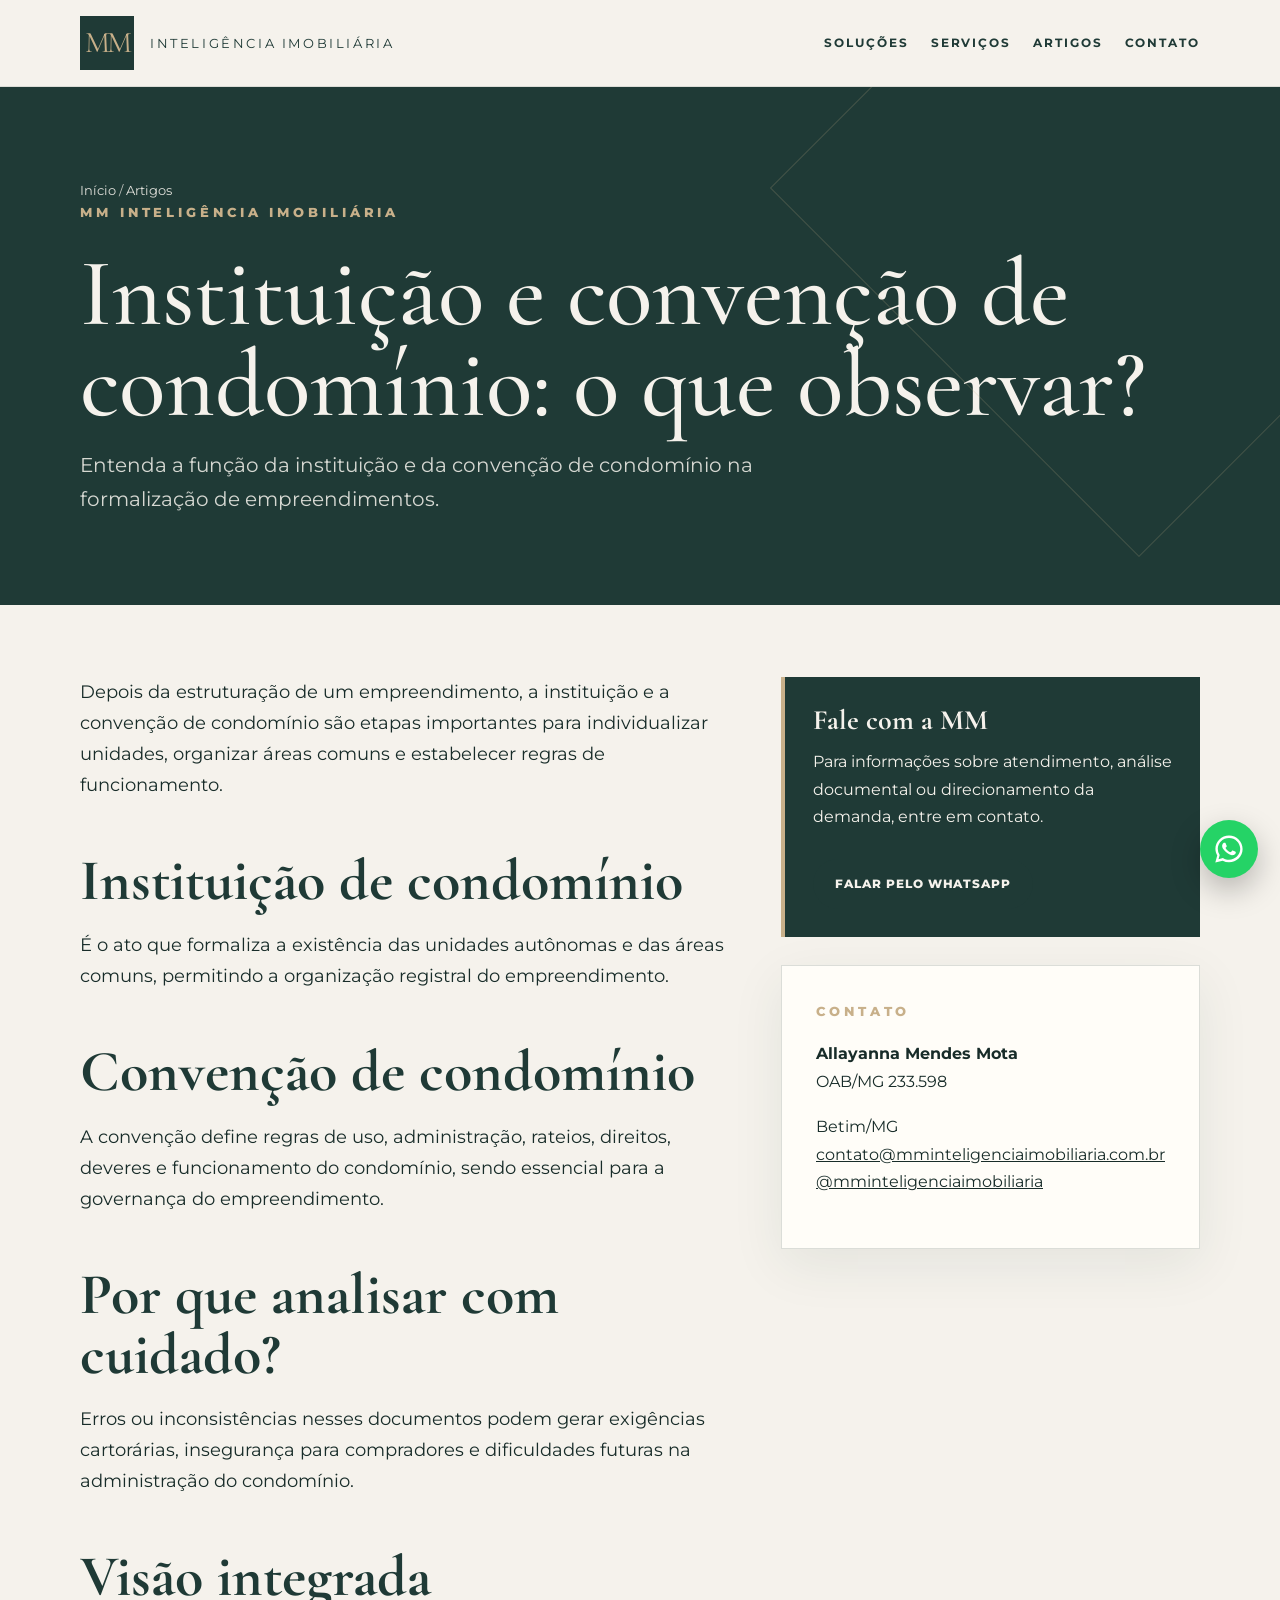
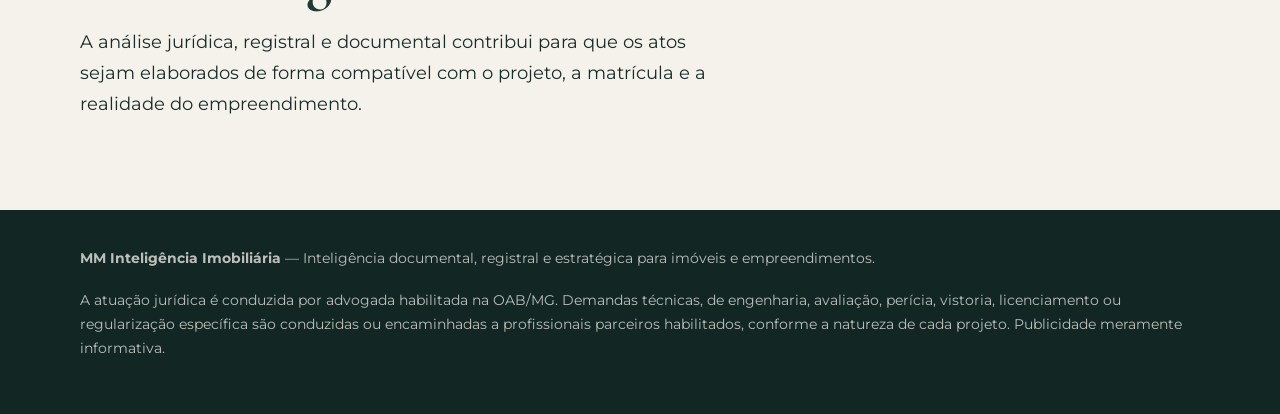
<file: instituicao-convencao-condominio.html>
<!doctype html>
<html lang="pt-BR">
<head>
<meta charset="utf-8" />
<meta name="viewport" content="width=device-width, initial-scale=1" />
<title>Instituição e convenção de condomínio: o que observar? | MM Inteligência Imobiliária</title>
<meta name="description" content="Entenda a função da instituição e da convenção de condomínio na formalização de empreendimentos." />
<meta name="theme-color" content="#1F3A36" />
<link rel="canonical" href="https://www.mminteligenciaimobiliaria.com.br/artigos/instituicao-convencao-condominio.html" />
<link rel="preconnect" href="https://fonts.googleapis.com">
<link rel="preconnect" href="https://fonts.gstatic.com" crossorigin>
<link href="https://fonts.googleapis.com/css2?family=Cormorant+Garamond:wght@400;500;600&family=Montserrat:wght@400;600;700;800&display=swap" rel="stylesheet">
<style>
:root{--verde:#1F3A36;--prof:#122724;--off:#F5F2EC;--ouro:#C8B08A;--salvia:#556B63;--texto:#182c29;--muted:#66736f;--borda:rgba(31,58,54,.16)}
*{box-sizing:border-box}html{scroll-behavior:smooth}body{margin:0;background:var(--off);color:var(--texto);font-family:Montserrat,Arial,sans-serif;line-height:1.72}a{color:inherit}.wrap{width:min(1120px,calc(100% - 44px));margin:auto}.top{position:sticky;top:0;z-index:20;background:rgba(245,242,236,.96);border-bottom:1px solid rgba(31,58,54,.12);backdrop-filter:blur(12px)}.nav{height:86px;display:flex;align-items:center;justify-content:space-between;gap:20px}.brand{display:flex;align-items:center;gap:16px;text-decoration:none}.mark{width:54px;height:54px;background:var(--verde);color:var(--ouro);display:flex;align-items:center;justify-content:center;font-family:'Cormorant Garamond',Georgia,serif;font-size:30px;letter-spacing:-3px}.name{letter-spacing:.20em;text-transform:uppercase;font-size:13px;color:var(--verde)}.links{display:flex;gap:22px;align-items:center}.links a{text-decoration:none;text-transform:uppercase;letter-spacing:.16em;font-size:12px;color:var(--verde);font-weight:700}.hero{background:var(--verde);color:var(--off);padding:92px 0 70px;position:relative;overflow:hidden}.hero:after{content:"";position:absolute;right:-120px;top:-160px;width:520px;height:520px;border:1px solid rgba(200,176,138,.22);transform:rotate(45deg)}.kicker{letter-spacing:.30em;text-transform:uppercase;color:var(--ouro);font-weight:800;font-size:13px}.hero h1,.title{font-family:'Cormorant Garamond',Georgia,serif;font-size:clamp(46px,8vw,96px);line-height:.95;margin:24px 0 18px;font-weight:500}.lead{font-size:20px;max-width:780px;color:rgba(245,242,236,.86)}.sec{padding:72px 0}.grid{display:grid;grid-template-columns:2fr 1fr;gap:42px;align-items:start}.card{background:#fffdf8;border:1px solid var(--borda);padding:34px;box-shadow:0 16px 50px rgba(31,58,54,.08)}h2{font-family:'Cormorant Garamond',Georgia,serif;font-size:clamp(34px,5vw,58px);line-height:1.03;margin:0 0 20px;color:var(--verde)}h3{font-family:'Cormorant Garamond',Georgia,serif;font-size:28px;line-height:1.12;margin:26px 0 12px;color:var(--verde)}p{margin:0 0 18px}.soft{color:var(--muted)}ul{padding-left:20px;margin:8px 0 22px}.cta{display:inline-flex;background:var(--verde);color:var(--off);text-decoration:none;padding:15px 22px;border-radius:999px;font-weight:800;letter-spacing:.08em;text-transform:uppercase;font-size:12px;margin-top:10px}.cta.secondary{background:transparent;color:var(--verde);border:1px solid rgba(31,58,54,.25)}.note{background:var(--verde);color:var(--off);border-left:4px solid var(--ouro);padding:28px}.note h3{color:var(--off);margin-top:0}.breadcrumbs{font-size:13px;color:rgba(245,242,236,.75)}.breadcrumbs a{color:rgba(245,242,236,.9);text-decoration:none}.article{max-width:850px}.article p,.article li{font-size:18px}.article h2{margin-top:50px}.mini-grid{display:grid;grid-template-columns:repeat(3,1fr);gap:18px;margin:34px 0}.mini{background:#fffdf8;border:1px solid var(--borda);padding:24px}.footer{padding:36px 0;background:#122724;color:rgba(245,242,236,.75);font-size:14px}.footer a{color:var(--off)}.whatsapp-float{position:fixed;right:22px;bottom:22px;width:58px;height:58px;border-radius:50%;background:#25D366;display:flex;align-items:center;justify-content:center;box-shadow:0 12px 30px rgba(0,0,0,.25);z-index:999}.whatsapp-float svg{width:34px;height:34px;fill:#fff}@media(max-width:820px){.links{display:none}.grid,.mini-grid{grid-template-columns:1fr}.hero{padding:72px 0 56px}.nav{height:76px}.name{font-size:11px;letter-spacing:.13em}.article p,.article li{font-size:16px}}
</style>
<script type="application/ld+json">
{"@context":"https://schema.org","@type":"Article","headline":"Instituição e convenção de condomínio: o que observar?","description":"Entenda a função da instituição e da convenção de condomínio na formalização de empreendimentos.","author":{"@type":"Person","name":"Allayanna Mendes Mota"},"publisher":{"@type":"Organization","name":"MM Inteligência Imobiliária"},"mainEntityOfPage":"https://www.mminteligenciaimobiliaria.com.br/artigos/instituicao-convencao-condominio.html"}
</script>
</head>
<body>
<header class="top"><div class="wrap nav"><a class="brand" href="../index.html"><span class="mark">MM</span><span class="name">Inteligência Imobiliária</span></a><nav class="links"><a href="../index.html#solucoes">Soluções</a><a href="../servicos/index.html">Serviços</a><a href="../artigos/index.html">Artigos</a><a href="../index.html#contato">Contato</a></nav></div></header>
<section class="hero"><div class="wrap"><div class="breadcrumbs"><a href="../index.html">Início</a> / <a href="../artigos/index.html">Artigos</a></div><p class="kicker">MM Inteligência Imobiliária</p><h1>Instituição e convenção de condomínio: o que observar?</h1><p class="lead">Entenda a função da instituição e da convenção de condomínio na formalização de empreendimentos.</p></div></section>
<main class="sec"><div class="wrap grid"><article class="article">
<p>Depois da estruturação de um empreendimento, a instituição e a convenção de condomínio são etapas importantes para individualizar unidades, organizar áreas comuns e estabelecer regras de funcionamento.</p>
<h2>Instituição de condomínio</h2><p>É o ato que formaliza a existência das unidades autônomas e das áreas comuns, permitindo a organização registral do empreendimento.</p>
<h2>Convenção de condomínio</h2><p>A convenção define regras de uso, administração, rateios, direitos, deveres e funcionamento do condomínio, sendo essencial para a governança do empreendimento.</p>
<h2>Por que analisar com cuidado?</h2><p>Erros ou inconsistências nesses documentos podem gerar exigências cartorárias, insegurança para compradores e dificuldades futuras na administração do condomínio.</p>
<h2>Visão integrada</h2><p>A análise jurídica, registral e documental contribui para que os atos sejam elaborados de forma compatível com o projeto, a matrícula e a realidade do empreendimento.</p>
</article><aside><div class="note"><h3>Fale com a MM</h3><p>Para informações sobre atendimento, análise documental ou direcionamento da demanda, entre em contato.</p><a class="cta" href="https://wa.me/5531995090072?text=Ol%C3%A1%2C%20gostaria%20de%20informa%C3%A7%C3%B5es%20sobre%20a%20MM%20Intelig%C3%AAncia%20Imobili%C3%A1ria." target="_blank" rel="noopener">Falar pelo WhatsApp</a></div><br><div class="card"><p class="kicker">Contato</p><p><strong>Allayanna Mendes Mota</strong><br>OAB/MG 233.598</p><p>Betim/MG<br><a href="mailto:contato@mminteligenciaimobiliaria.com.br">contato@mminteligenciaimobiliaria.com.br</a><br><a href="https://www.instagram.com/mminteligenciaimobiliaria" target="_blank" rel="noopener">@mminteligenciaimobiliaria</a></p></div></aside></div></main>
<footer class="footer"><div class="wrap"><p><strong>MM Inteligência Imobiliária</strong> — Inteligência documental, registral e estratégica para imóveis e empreendimentos.</p><p>A atuação jurídica é conduzida por advogada habilitada na OAB/MG. Demandas técnicas, de engenharia, avaliação, perícia, vistoria, licenciamento ou regularização específica são conduzidas ou encaminhadas a profissionais parceiros habilitados, conforme a natureza de cada projeto. Publicidade meramente informativa.</p></div></footer>
<a class="whatsapp-float" href="https://wa.me/5531995090072?text=Ol%C3%A1%2C%20gostaria%20de%20informa%C3%A7%C3%B5es%20sobre%20a%20MM%20Intelig%C3%AAncia%20Imobili%C3%A1ria." target="_blank" rel="noopener" aria-label="Falar pelo WhatsApp"><svg viewBox="0 0 32 32" aria-hidden="true"><path d="M16.01 3.2c-7.06 0-12.8 5.64-12.8 12.58 0 2.22.6 4.39 1.73 6.29L3.1 28.8l6.94-1.8a13.02 13.02 0 0 0 5.97 1.48c7.06 0 12.8-5.64 12.8-12.58S23.07 3.2 16.01 3.2Zm0 22.97c-1.9 0-3.75-.5-5.36-1.45l-.38-.22-4.12 1.07 1.1-3.91-.25-.4a10.13 10.13 0 0 1-1.55-5.38c0-5.66 4.74-10.27 10.56-10.27s10.56 4.61 10.56 10.27-4.74 10.29-10.56 10.29Zm5.79-7.69c-.32-.16-1.9-.92-2.19-1.02-.29-.11-.5-.16-.72.16-.21.31-.82 1.02-1.01 1.23-.19.21-.37.24-.69.08-.32-.16-1.34-.48-2.55-1.53-.94-.82-1.58-1.84-1.77-2.15-.18-.31-.02-.48.14-.63.14-.14.32-.37.48-.55.16-.18.21-.31.32-.52.11-.21.05-.39-.03-.55-.08-.16-.72-1.7-.98-2.33-.26-.62-.52-.53-.72-.54h-.61c-.21 0-.55.08-.84.39-.29.31-1.1 1.05-1.1 2.57s1.13 2.99 1.29 3.2c.16.21 2.23 3.33 5.4 4.67.75.32 1.34.51 1.8.65.76.24 1.45.2 1.99.12.61-.09 1.9-.76 2.17-1.5.27-.74.27-1.37.19-1.5-.08-.13-.29-.21-.61-.37Z"/></svg></a>
</body></html>
</file>
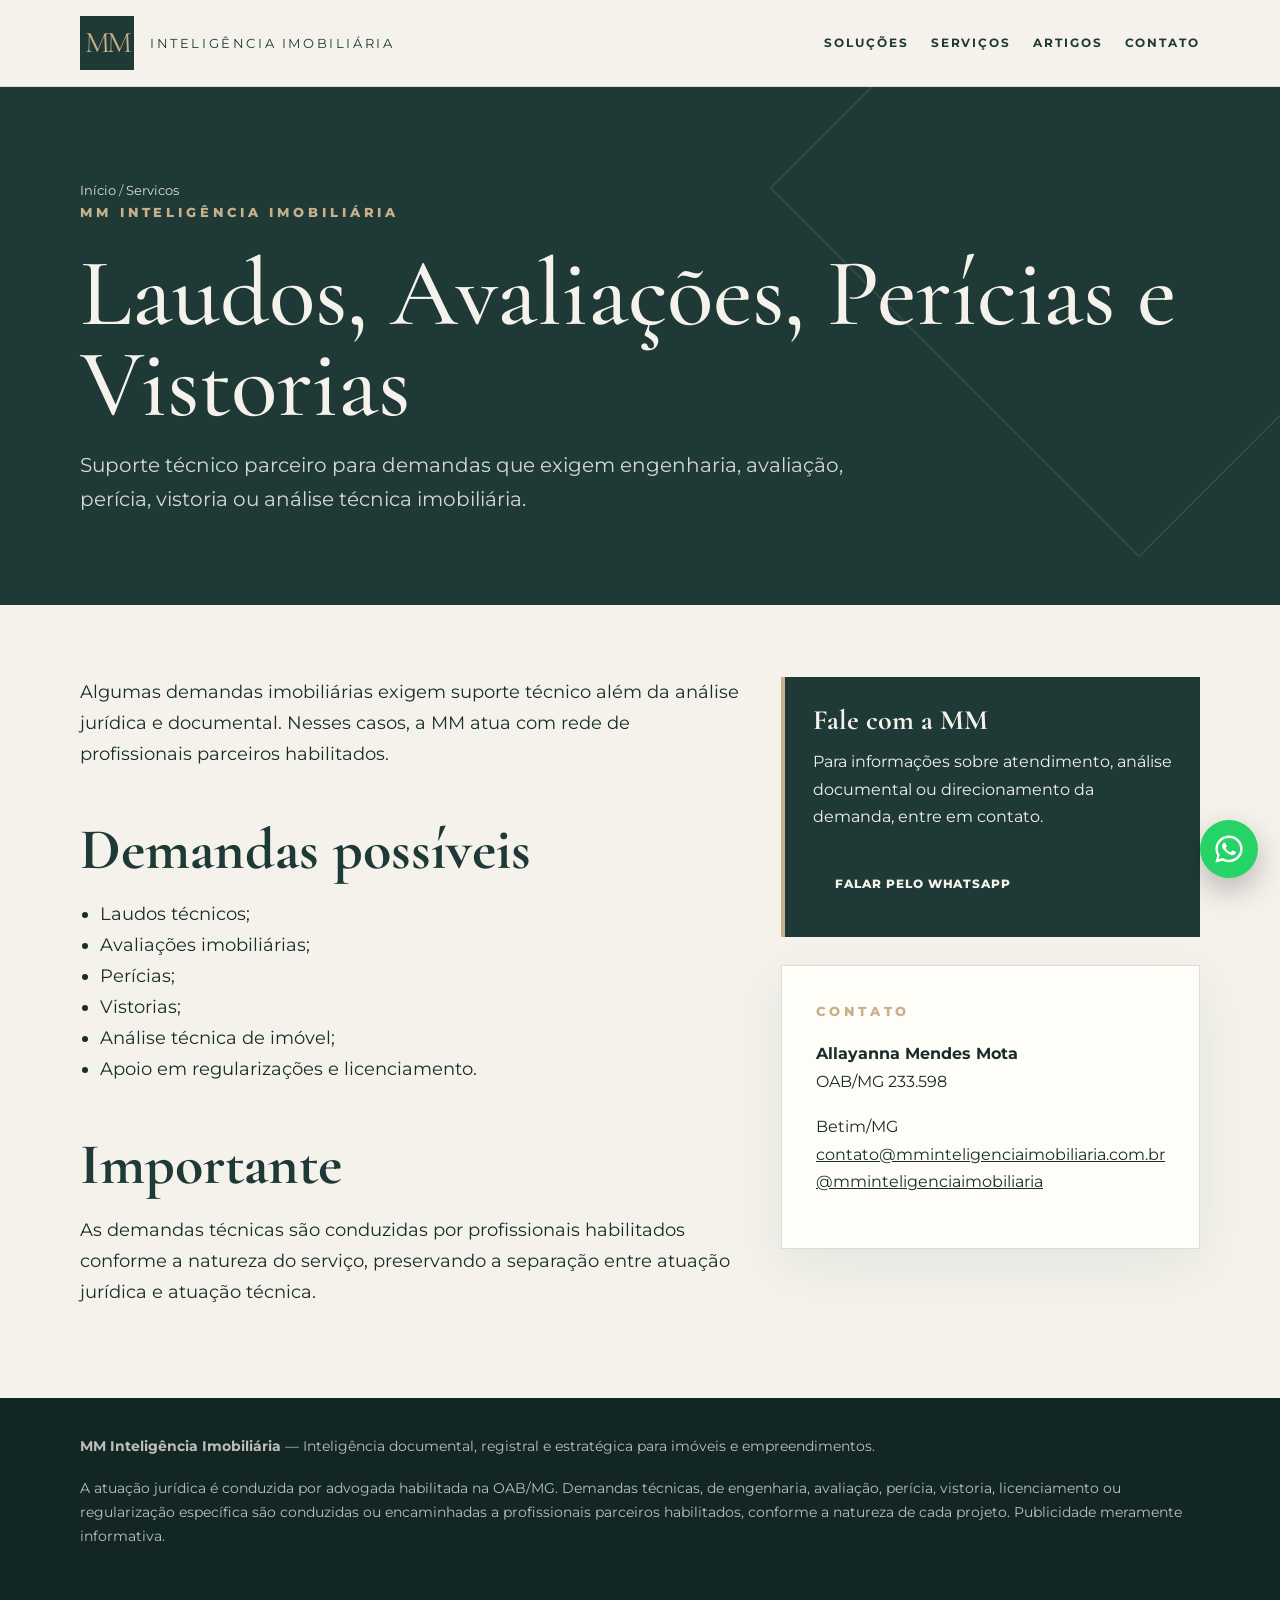
<file: laudos-avaliacoes-pericias.html>
<!doctype html>
<html lang="pt-BR">
<head>
<meta charset="utf-8" />
<meta name="viewport" content="width=device-width, initial-scale=1" />
<title>Laudos, Avaliações, Perícias e Vistorias | MM Inteligência Imobiliária</title>
<meta name="description" content="Suporte técnico parceiro para demandas que exigem engenharia, avaliação, perícia, vistoria ou análise técnica imobiliária." />
<meta name="theme-color" content="#1F3A36" />
<link rel="canonical" href="https://www.mminteligenciaimobiliaria.com.br/servicos/laudos-avaliacoes-pericias.html" />
<link rel="preconnect" href="https://fonts.googleapis.com">
<link rel="preconnect" href="https://fonts.gstatic.com" crossorigin>
<link href="https://fonts.googleapis.com/css2?family=Cormorant+Garamond:wght@400;500;600&family=Montserrat:wght@400;600;700;800&display=swap" rel="stylesheet">
<style>
:root{--verde:#1F3A36;--prof:#122724;--off:#F5F2EC;--ouro:#C8B08A;--salvia:#556B63;--texto:#182c29;--muted:#66736f;--borda:rgba(31,58,54,.16)}
*{box-sizing:border-box}html{scroll-behavior:smooth}body{margin:0;background:var(--off);color:var(--texto);font-family:Montserrat,Arial,sans-serif;line-height:1.72}a{color:inherit}.wrap{width:min(1120px,calc(100% - 44px));margin:auto}.top{position:sticky;top:0;z-index:20;background:rgba(245,242,236,.96);border-bottom:1px solid rgba(31,58,54,.12);backdrop-filter:blur(12px)}.nav{height:86px;display:flex;align-items:center;justify-content:space-between;gap:20px}.brand{display:flex;align-items:center;gap:16px;text-decoration:none}.mark{width:54px;height:54px;background:var(--verde);color:var(--ouro);display:flex;align-items:center;justify-content:center;font-family:'Cormorant Garamond',Georgia,serif;font-size:30px;letter-spacing:-3px}.name{letter-spacing:.20em;text-transform:uppercase;font-size:13px;color:var(--verde)}.links{display:flex;gap:22px;align-items:center}.links a{text-decoration:none;text-transform:uppercase;letter-spacing:.16em;font-size:12px;color:var(--verde);font-weight:700}.hero{background:var(--verde);color:var(--off);padding:92px 0 70px;position:relative;overflow:hidden}.hero:after{content:"";position:absolute;right:-120px;top:-160px;width:520px;height:520px;border:1px solid rgba(200,176,138,.22);transform:rotate(45deg)}.kicker{letter-spacing:.30em;text-transform:uppercase;color:var(--ouro);font-weight:800;font-size:13px}.hero h1,.title{font-family:'Cormorant Garamond',Georgia,serif;font-size:clamp(46px,8vw,96px);line-height:.95;margin:24px 0 18px;font-weight:500}.lead{font-size:20px;max-width:780px;color:rgba(245,242,236,.86)}.sec{padding:72px 0}.grid{display:grid;grid-template-columns:2fr 1fr;gap:42px;align-items:start}.card{background:#fffdf8;border:1px solid var(--borda);padding:34px;box-shadow:0 16px 50px rgba(31,58,54,.08)}h2{font-family:'Cormorant Garamond',Georgia,serif;font-size:clamp(34px,5vw,58px);line-height:1.03;margin:0 0 20px;color:var(--verde)}h3{font-family:'Cormorant Garamond',Georgia,serif;font-size:28px;line-height:1.12;margin:26px 0 12px;color:var(--verde)}p{margin:0 0 18px}.soft{color:var(--muted)}ul{padding-left:20px;margin:8px 0 22px}.cta{display:inline-flex;background:var(--verde);color:var(--off);text-decoration:none;padding:15px 22px;border-radius:999px;font-weight:800;letter-spacing:.08em;text-transform:uppercase;font-size:12px;margin-top:10px}.cta.secondary{background:transparent;color:var(--verde);border:1px solid rgba(31,58,54,.25)}.note{background:var(--verde);color:var(--off);border-left:4px solid var(--ouro);padding:28px}.note h3{color:var(--off);margin-top:0}.breadcrumbs{font-size:13px;color:rgba(245,242,236,.75)}.breadcrumbs a{color:rgba(245,242,236,.9);text-decoration:none}.article{max-width:850px}.article p,.article li{font-size:18px}.article h2{margin-top:50px}.mini-grid{display:grid;grid-template-columns:repeat(3,1fr);gap:18px;margin:34px 0}.mini{background:#fffdf8;border:1px solid var(--borda);padding:24px}.footer{padding:36px 0;background:#122724;color:rgba(245,242,236,.75);font-size:14px}.footer a{color:var(--off)}.whatsapp-float{position:fixed;right:22px;bottom:22px;width:58px;height:58px;border-radius:50%;background:#25D366;display:flex;align-items:center;justify-content:center;box-shadow:0 12px 30px rgba(0,0,0,.25);z-index:999}.whatsapp-float svg{width:34px;height:34px;fill:#fff}@media(max-width:820px){.links{display:none}.grid,.mini-grid{grid-template-columns:1fr}.hero{padding:72px 0 56px}.nav{height:76px}.name{font-size:11px;letter-spacing:.13em}.article p,.article li{font-size:16px}}
</style>
<script type="application/ld+json">
{"@context":"https://schema.org","@type":"Service","headline":"Laudos, Avaliações, Perícias e Vistorias","description":"Suporte técnico parceiro para demandas que exigem engenharia, avaliação, perícia, vistoria ou análise técnica imobiliária.","author":{"@type":"Person","name":"Allayanna Mendes Mota"},"publisher":{"@type":"Organization","name":"MM Inteligência Imobiliária"},"mainEntityOfPage":"https://www.mminteligenciaimobiliaria.com.br/servicos/laudos-avaliacoes-pericias.html"}
</script>
</head>
<body>
<header class="top"><div class="wrap nav"><a class="brand" href="../index.html"><span class="mark">MM</span><span class="name">Inteligência Imobiliária</span></a><nav class="links"><a href="../index.html#solucoes">Soluções</a><a href="../servicos/index.html">Serviços</a><a href="../artigos/index.html">Artigos</a><a href="../index.html#contato">Contato</a></nav></div></header>
<section class="hero"><div class="wrap"><div class="breadcrumbs"><a href="../index.html">Início</a> / <a href="../servicos/index.html">Servicos</a></div><p class="kicker">MM Inteligência Imobiliária</p><h1>Laudos, Avaliações, Perícias e Vistorias</h1><p class="lead">Suporte técnico parceiro para demandas que exigem engenharia, avaliação, perícia, vistoria ou análise técnica imobiliária.</p></div></section>
<main class="sec"><div class="wrap grid"><article class="article">
<p>Algumas demandas imobiliárias exigem suporte técnico além da análise jurídica e documental. Nesses casos, a MM atua com rede de profissionais parceiros habilitados.</p>
<h2>Demandas possíveis</h2><ul><li>Laudos técnicos;</li><li>Avaliações imobiliárias;</li><li>Perícias;</li><li>Vistorias;</li><li>Análise técnica de imóvel;</li><li>Apoio em regularizações e licenciamento.</li></ul>
<h2>Importante</h2><p>As demandas técnicas são conduzidas por profissionais habilitados conforme a natureza do serviço, preservando a separação entre atuação jurídica e atuação técnica.</p>
</article><aside><div class="note"><h3>Fale com a MM</h3><p>Para informações sobre atendimento, análise documental ou direcionamento da demanda, entre em contato.</p><a class="cta" href="https://wa.me/5531995090072?text=Ol%C3%A1%2C%20gostaria%20de%20informa%C3%A7%C3%B5es%20sobre%20a%20MM%20Intelig%C3%AAncia%20Imobili%C3%A1ria." target="_blank" rel="noopener">Falar pelo WhatsApp</a></div><br><div class="card"><p class="kicker">Contato</p><p><strong>Allayanna Mendes Mota</strong><br>OAB/MG 233.598</p><p>Betim/MG<br><a href="mailto:contato@mminteligenciaimobiliaria.com.br">contato@mminteligenciaimobiliaria.com.br</a><br><a href="https://www.instagram.com/mminteligenciaimobiliaria" target="_blank" rel="noopener">@mminteligenciaimobiliaria</a></p></div></aside></div></main>
<footer class="footer"><div class="wrap"><p><strong>MM Inteligência Imobiliária</strong> — Inteligência documental, registral e estratégica para imóveis e empreendimentos.</p><p>A atuação jurídica é conduzida por advogada habilitada na OAB/MG. Demandas técnicas, de engenharia, avaliação, perícia, vistoria, licenciamento ou regularização específica são conduzidas ou encaminhadas a profissionais parceiros habilitados, conforme a natureza de cada projeto. Publicidade meramente informativa.</p></div></footer>
<a class="whatsapp-float" href="https://wa.me/5531995090072?text=Ol%C3%A1%2C%20gostaria%20de%20informa%C3%A7%C3%B5es%20sobre%20a%20MM%20Intelig%C3%AAncia%20Imobili%C3%A1ria." target="_blank" rel="noopener" aria-label="Falar pelo WhatsApp"><svg viewBox="0 0 32 32" aria-hidden="true"><path d="M16.01 3.2c-7.06 0-12.8 5.64-12.8 12.58 0 2.22.6 4.39 1.73 6.29L3.1 28.8l6.94-1.8a13.02 13.02 0 0 0 5.97 1.48c7.06 0 12.8-5.64 12.8-12.58S23.07 3.2 16.01 3.2Zm0 22.97c-1.9 0-3.75-.5-5.36-1.45l-.38-.22-4.12 1.07 1.1-3.91-.25-.4a10.13 10.13 0 0 1-1.55-5.38c0-5.66 4.74-10.27 10.56-10.27s10.56 4.61 10.56 10.27-4.74 10.29-10.56 10.29Zm5.79-7.69c-.32-.16-1.9-.92-2.19-1.02-.29-.11-.5-.16-.72.16-.21.31-.82 1.02-1.01 1.23-.19.21-.37.24-.69.08-.32-.16-1.34-.48-2.55-1.53-.94-.82-1.58-1.84-1.77-2.15-.18-.31-.02-.48.14-.63.14-.14.32-.37.48-.55.16-.18.21-.31.32-.52.11-.21.05-.39-.03-.55-.08-.16-.72-1.7-.98-2.33-.26-.62-.52-.53-.72-.54h-.61c-.21 0-.55.08-.84.39-.29.31-1.1 1.05-1.1 2.57s1.13 2.99 1.29 3.2c.16.21 2.23 3.33 5.4 4.67.75.32 1.34.51 1.8.65.76.24 1.45.2 1.99.12.61-.09 1.9-.76 2.17-1.5.27-.74.27-1.37.19-1.5-.08-.13-.29-.21-.61-.37Z"/></svg></a>
</body></html>
</file>
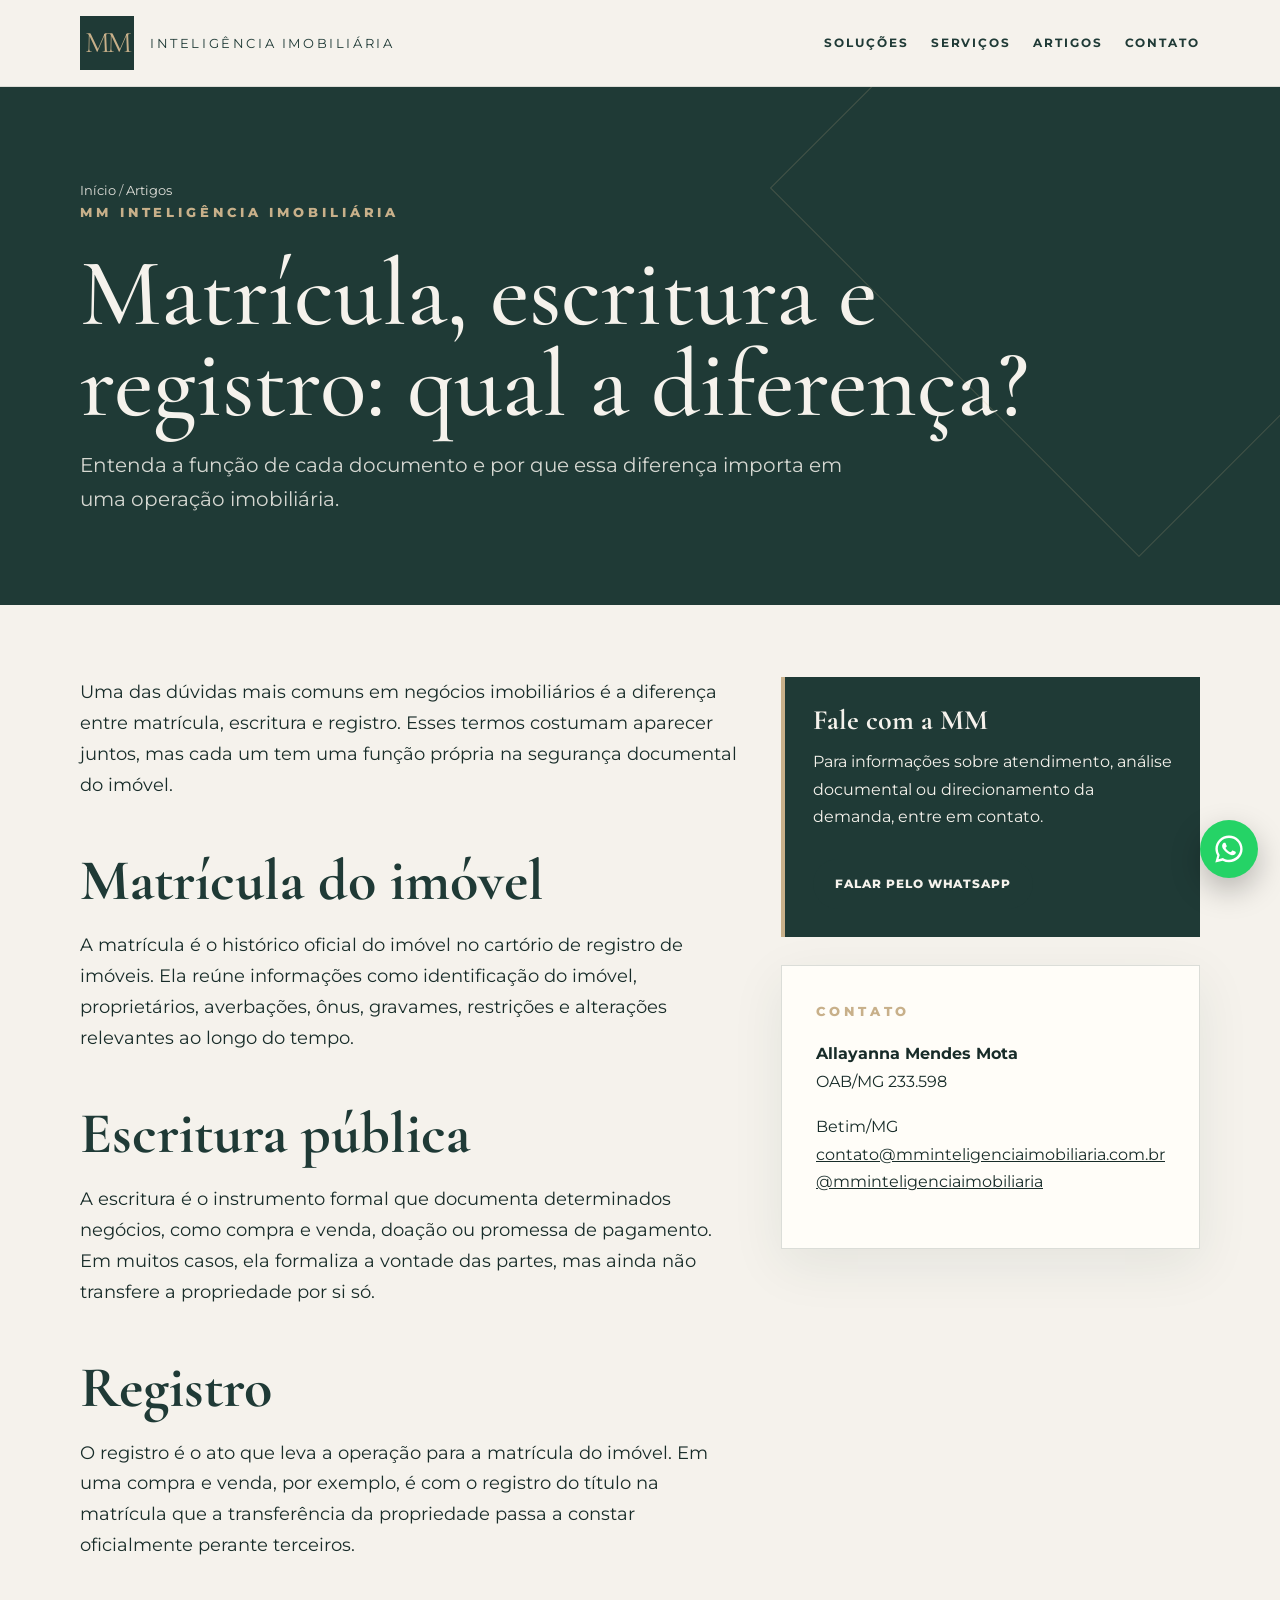
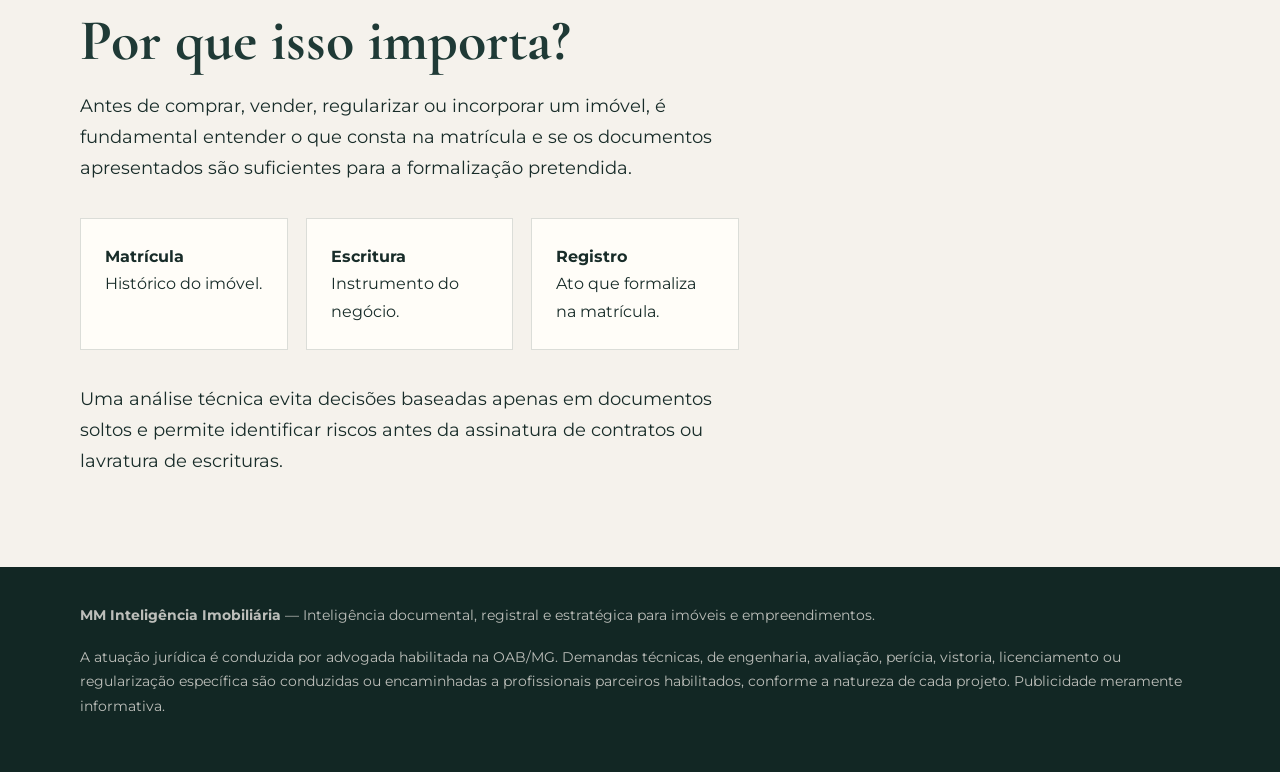
<file: matricula-escritura-registro.html>
<!doctype html>
<html lang="pt-BR">
<head>
<meta charset="utf-8" />
<meta name="viewport" content="width=device-width, initial-scale=1" />
<title>Matrícula, escritura e registro: qual a diferença? | MM Inteligência Imobiliária</title>
<meta name="description" content="Entenda a função de cada documento e por que essa diferença importa em uma operação imobiliária." />
<meta name="theme-color" content="#1F3A36" />
<link rel="canonical" href="https://www.mminteligenciaimobiliaria.com.br/artigos/matricula-escritura-registro.html" />
<link rel="preconnect" href="https://fonts.googleapis.com">
<link rel="preconnect" href="https://fonts.gstatic.com" crossorigin>
<link href="https://fonts.googleapis.com/css2?family=Cormorant+Garamond:wght@400;500;600&family=Montserrat:wght@400;600;700;800&display=swap" rel="stylesheet">
<style>
:root{--verde:#1F3A36;--prof:#122724;--off:#F5F2EC;--ouro:#C8B08A;--salvia:#556B63;--texto:#182c29;--muted:#66736f;--borda:rgba(31,58,54,.16)}
*{box-sizing:border-box}html{scroll-behavior:smooth}body{margin:0;background:var(--off);color:var(--texto);font-family:Montserrat,Arial,sans-serif;line-height:1.72}a{color:inherit}.wrap{width:min(1120px,calc(100% - 44px));margin:auto}.top{position:sticky;top:0;z-index:20;background:rgba(245,242,236,.96);border-bottom:1px solid rgba(31,58,54,.12);backdrop-filter:blur(12px)}.nav{height:86px;display:flex;align-items:center;justify-content:space-between;gap:20px}.brand{display:flex;align-items:center;gap:16px;text-decoration:none}.mark{width:54px;height:54px;background:var(--verde);color:var(--ouro);display:flex;align-items:center;justify-content:center;font-family:'Cormorant Garamond',Georgia,serif;font-size:30px;letter-spacing:-3px}.name{letter-spacing:.20em;text-transform:uppercase;font-size:13px;color:var(--verde)}.links{display:flex;gap:22px;align-items:center}.links a{text-decoration:none;text-transform:uppercase;letter-spacing:.16em;font-size:12px;color:var(--verde);font-weight:700}.hero{background:var(--verde);color:var(--off);padding:92px 0 70px;position:relative;overflow:hidden}.hero:after{content:"";position:absolute;right:-120px;top:-160px;width:520px;height:520px;border:1px solid rgba(200,176,138,.22);transform:rotate(45deg)}.kicker{letter-spacing:.30em;text-transform:uppercase;color:var(--ouro);font-weight:800;font-size:13px}.hero h1,.title{font-family:'Cormorant Garamond',Georgia,serif;font-size:clamp(46px,8vw,96px);line-height:.95;margin:24px 0 18px;font-weight:500}.lead{font-size:20px;max-width:780px;color:rgba(245,242,236,.86)}.sec{padding:72px 0}.grid{display:grid;grid-template-columns:2fr 1fr;gap:42px;align-items:start}.card{background:#fffdf8;border:1px solid var(--borda);padding:34px;box-shadow:0 16px 50px rgba(31,58,54,.08)}h2{font-family:'Cormorant Garamond',Georgia,serif;font-size:clamp(34px,5vw,58px);line-height:1.03;margin:0 0 20px;color:var(--verde)}h3{font-family:'Cormorant Garamond',Georgia,serif;font-size:28px;line-height:1.12;margin:26px 0 12px;color:var(--verde)}p{margin:0 0 18px}.soft{color:var(--muted)}ul{padding-left:20px;margin:8px 0 22px}.cta{display:inline-flex;background:var(--verde);color:var(--off);text-decoration:none;padding:15px 22px;border-radius:999px;font-weight:800;letter-spacing:.08em;text-transform:uppercase;font-size:12px;margin-top:10px}.cta.secondary{background:transparent;color:var(--verde);border:1px solid rgba(31,58,54,.25)}.note{background:var(--verde);color:var(--off);border-left:4px solid var(--ouro);padding:28px}.note h3{color:var(--off);margin-top:0}.breadcrumbs{font-size:13px;color:rgba(245,242,236,.75)}.breadcrumbs a{color:rgba(245,242,236,.9);text-decoration:none}.article{max-width:850px}.article p,.article li{font-size:18px}.article h2{margin-top:50px}.mini-grid{display:grid;grid-template-columns:repeat(3,1fr);gap:18px;margin:34px 0}.mini{background:#fffdf8;border:1px solid var(--borda);padding:24px}.footer{padding:36px 0;background:#122724;color:rgba(245,242,236,.75);font-size:14px}.footer a{color:var(--off)}.whatsapp-float{position:fixed;right:22px;bottom:22px;width:58px;height:58px;border-radius:50%;background:#25D366;display:flex;align-items:center;justify-content:center;box-shadow:0 12px 30px rgba(0,0,0,.25);z-index:999}.whatsapp-float svg{width:34px;height:34px;fill:#fff}@media(max-width:820px){.links{display:none}.grid,.mini-grid{grid-template-columns:1fr}.hero{padding:72px 0 56px}.nav{height:76px}.name{font-size:11px;letter-spacing:.13em}.article p,.article li{font-size:16px}}
</style>
<script type="application/ld+json">
{"@context":"https://schema.org","@type":"Article","headline":"Matrícula, escritura e registro: qual a diferença?","description":"Entenda a função de cada documento e por que essa diferença importa em uma operação imobiliária.","author":{"@type":"Person","name":"Allayanna Mendes Mota"},"publisher":{"@type":"Organization","name":"MM Inteligência Imobiliária"},"mainEntityOfPage":"https://www.mminteligenciaimobiliaria.com.br/artigos/matricula-escritura-registro.html"}
</script>
</head>
<body>
<header class="top"><div class="wrap nav"><a class="brand" href="../index.html"><span class="mark">MM</span><span class="name">Inteligência Imobiliária</span></a><nav class="links"><a href="../index.html#solucoes">Soluções</a><a href="../servicos/index.html">Serviços</a><a href="../artigos/index.html">Artigos</a><a href="../index.html#contato">Contato</a></nav></div></header>
<section class="hero"><div class="wrap"><div class="breadcrumbs"><a href="../index.html">Início</a> / <a href="../artigos/index.html">Artigos</a></div><p class="kicker">MM Inteligência Imobiliária</p><h1>Matrícula, escritura e registro: qual a diferença?</h1><p class="lead">Entenda a função de cada documento e por que essa diferença importa em uma operação imobiliária.</p></div></section>
<main class="sec"><div class="wrap grid"><article class="article">
<p>Uma das dúvidas mais comuns em negócios imobiliários é a diferença entre matrícula, escritura e registro. Esses termos costumam aparecer juntos, mas cada um tem uma função própria na segurança documental do imóvel.</p>
<h2>Matrícula do imóvel</h2><p>A matrícula é o histórico oficial do imóvel no cartório de registro de imóveis. Ela reúne informações como identificação do imóvel, proprietários, averbações, ônus, gravames, restrições e alterações relevantes ao longo do tempo.</p>
<h2>Escritura pública</h2><p>A escritura é o instrumento formal que documenta determinados negócios, como compra e venda, doação ou promessa de pagamento. Em muitos casos, ela formaliza a vontade das partes, mas ainda não transfere a propriedade por si só.</p>
<h2>Registro</h2><p>O registro é o ato que leva a operação para a matrícula do imóvel. Em uma compra e venda, por exemplo, é com o registro do título na matrícula que a transferência da propriedade passa a constar oficialmente perante terceiros.</p>
<h2>Por que isso importa?</h2><p>Antes de comprar, vender, regularizar ou incorporar um imóvel, é fundamental entender o que consta na matrícula e se os documentos apresentados são suficientes para a formalização pretendida.</p>
<div class="mini-grid"><div class="mini"><strong>Matrícula</strong><br>Histórico do imóvel.</div><div class="mini"><strong>Escritura</strong><br>Instrumento do negócio.</div><div class="mini"><strong>Registro</strong><br>Ato que formaliza na matrícula.</div></div>
<p>Uma análise técnica evita decisões baseadas apenas em documentos soltos e permite identificar riscos antes da assinatura de contratos ou lavratura de escrituras.</p>
</article><aside><div class="note"><h3>Fale com a MM</h3><p>Para informações sobre atendimento, análise documental ou direcionamento da demanda, entre em contato.</p><a class="cta" href="https://wa.me/5531995090072?text=Ol%C3%A1%2C%20gostaria%20de%20informa%C3%A7%C3%B5es%20sobre%20a%20MM%20Intelig%C3%AAncia%20Imobili%C3%A1ria." target="_blank" rel="noopener">Falar pelo WhatsApp</a></div><br><div class="card"><p class="kicker">Contato</p><p><strong>Allayanna Mendes Mota</strong><br>OAB/MG 233.598</p><p>Betim/MG<br><a href="mailto:contato@mminteligenciaimobiliaria.com.br">contato@mminteligenciaimobiliaria.com.br</a><br><a href="https://www.instagram.com/mminteligenciaimobiliaria" target="_blank" rel="noopener">@mminteligenciaimobiliaria</a></p></div></aside></div></main>
<footer class="footer"><div class="wrap"><p><strong>MM Inteligência Imobiliária</strong> — Inteligência documental, registral e estratégica para imóveis e empreendimentos.</p><p>A atuação jurídica é conduzida por advogada habilitada na OAB/MG. Demandas técnicas, de engenharia, avaliação, perícia, vistoria, licenciamento ou regularização específica são conduzidas ou encaminhadas a profissionais parceiros habilitados, conforme a natureza de cada projeto. Publicidade meramente informativa.</p></div></footer>
<a class="whatsapp-float" href="https://wa.me/5531995090072?text=Ol%C3%A1%2C%20gostaria%20de%20informa%C3%A7%C3%B5es%20sobre%20a%20MM%20Intelig%C3%AAncia%20Imobili%C3%A1ria." target="_blank" rel="noopener" aria-label="Falar pelo WhatsApp"><svg viewBox="0 0 32 32" aria-hidden="true"><path d="M16.01 3.2c-7.06 0-12.8 5.64-12.8 12.58 0 2.22.6 4.39 1.73 6.29L3.1 28.8l6.94-1.8a13.02 13.02 0 0 0 5.97 1.48c7.06 0 12.8-5.64 12.8-12.58S23.07 3.2 16.01 3.2Zm0 22.97c-1.9 0-3.75-.5-5.36-1.45l-.38-.22-4.12 1.07 1.1-3.91-.25-.4a10.13 10.13 0 0 1-1.55-5.38c0-5.66 4.74-10.27 10.56-10.27s10.56 4.61 10.56 10.27-4.74 10.29-10.56 10.29Zm5.79-7.69c-.32-.16-1.9-.92-2.19-1.02-.29-.11-.5-.16-.72.16-.21.31-.82 1.02-1.01 1.23-.19.21-.37.24-.69.08-.32-.16-1.34-.48-2.55-1.53-.94-.82-1.58-1.84-1.77-2.15-.18-.31-.02-.48.14-.63.14-.14.32-.37.48-.55.16-.18.21-.31.32-.52.11-.21.05-.39-.03-.55-.08-.16-.72-1.7-.98-2.33-.26-.62-.52-.53-.72-.54h-.61c-.21 0-.55.08-.84.39-.29.31-1.1 1.05-1.1 2.57s1.13 2.99 1.29 3.2c.16.21 2.23 3.33 5.4 4.67.75.32 1.34.51 1.8.65.76.24 1.45.2 1.99.12.61-.09 1.9-.76 2.17-1.5.27-.74.27-1.37.19-1.5-.08-.13-.29-.21-.61-.37Z"/></svg></a>
</body></html>
</file>
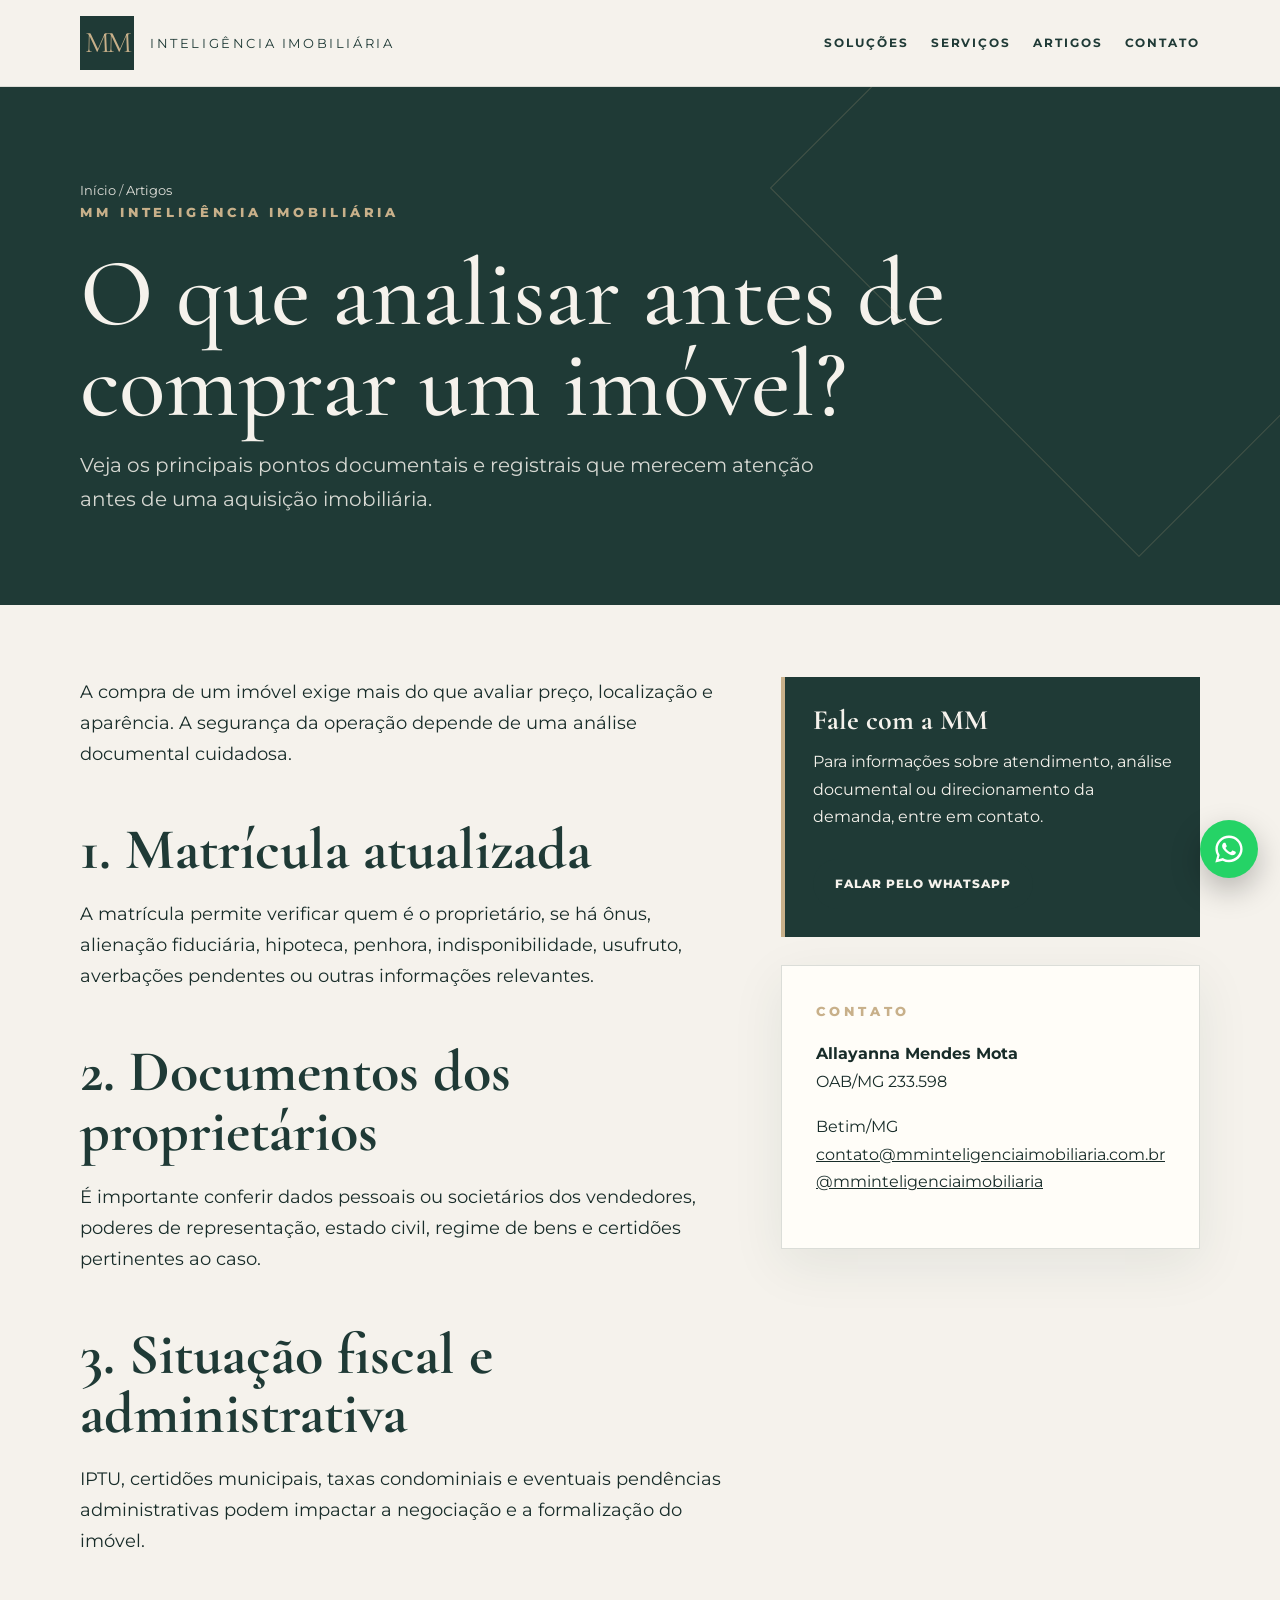
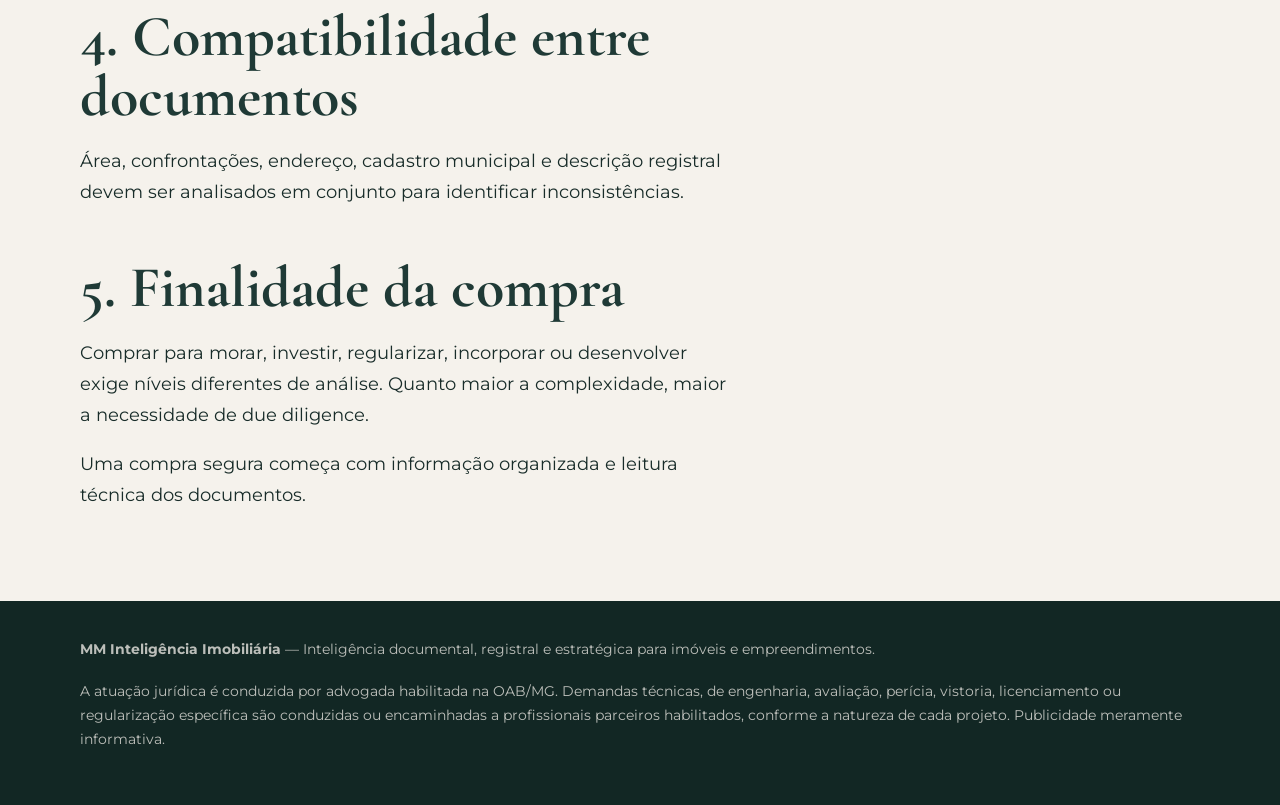
<file: o-que-analisar-antes-de-comprar-imovel.html>
<!doctype html>
<html lang="pt-BR">
<head>
<meta charset="utf-8" />
<meta name="viewport" content="width=device-width, initial-scale=1" />
<title>O que analisar antes de comprar um imóvel? | MM Inteligência Imobiliária</title>
<meta name="description" content="Veja os principais pontos documentais e registrais que merecem atenção antes de uma aquisição imobiliária." />
<meta name="theme-color" content="#1F3A36" />
<link rel="canonical" href="https://www.mminteligenciaimobiliaria.com.br/artigos/o-que-analisar-antes-de-comprar-imovel.html" />
<link rel="preconnect" href="https://fonts.googleapis.com">
<link rel="preconnect" href="https://fonts.gstatic.com" crossorigin>
<link href="https://fonts.googleapis.com/css2?family=Cormorant+Garamond:wght@400;500;600&family=Montserrat:wght@400;600;700;800&display=swap" rel="stylesheet">
<style>
:root{--verde:#1F3A36;--prof:#122724;--off:#F5F2EC;--ouro:#C8B08A;--salvia:#556B63;--texto:#182c29;--muted:#66736f;--borda:rgba(31,58,54,.16)}
*{box-sizing:border-box}html{scroll-behavior:smooth}body{margin:0;background:var(--off);color:var(--texto);font-family:Montserrat,Arial,sans-serif;line-height:1.72}a{color:inherit}.wrap{width:min(1120px,calc(100% - 44px));margin:auto}.top{position:sticky;top:0;z-index:20;background:rgba(245,242,236,.96);border-bottom:1px solid rgba(31,58,54,.12);backdrop-filter:blur(12px)}.nav{height:86px;display:flex;align-items:center;justify-content:space-between;gap:20px}.brand{display:flex;align-items:center;gap:16px;text-decoration:none}.mark{width:54px;height:54px;background:var(--verde);color:var(--ouro);display:flex;align-items:center;justify-content:center;font-family:'Cormorant Garamond',Georgia,serif;font-size:30px;letter-spacing:-3px}.name{letter-spacing:.20em;text-transform:uppercase;font-size:13px;color:var(--verde)}.links{display:flex;gap:22px;align-items:center}.links a{text-decoration:none;text-transform:uppercase;letter-spacing:.16em;font-size:12px;color:var(--verde);font-weight:700}.hero{background:var(--verde);color:var(--off);padding:92px 0 70px;position:relative;overflow:hidden}.hero:after{content:"";position:absolute;right:-120px;top:-160px;width:520px;height:520px;border:1px solid rgba(200,176,138,.22);transform:rotate(45deg)}.kicker{letter-spacing:.30em;text-transform:uppercase;color:var(--ouro);font-weight:800;font-size:13px}.hero h1,.title{font-family:'Cormorant Garamond',Georgia,serif;font-size:clamp(46px,8vw,96px);line-height:.95;margin:24px 0 18px;font-weight:500}.lead{font-size:20px;max-width:780px;color:rgba(245,242,236,.86)}.sec{padding:72px 0}.grid{display:grid;grid-template-columns:2fr 1fr;gap:42px;align-items:start}.card{background:#fffdf8;border:1px solid var(--borda);padding:34px;box-shadow:0 16px 50px rgba(31,58,54,.08)}h2{font-family:'Cormorant Garamond',Georgia,serif;font-size:clamp(34px,5vw,58px);line-height:1.03;margin:0 0 20px;color:var(--verde)}h3{font-family:'Cormorant Garamond',Georgia,serif;font-size:28px;line-height:1.12;margin:26px 0 12px;color:var(--verde)}p{margin:0 0 18px}.soft{color:var(--muted)}ul{padding-left:20px;margin:8px 0 22px}.cta{display:inline-flex;background:var(--verde);color:var(--off);text-decoration:none;padding:15px 22px;border-radius:999px;font-weight:800;letter-spacing:.08em;text-transform:uppercase;font-size:12px;margin-top:10px}.cta.secondary{background:transparent;color:var(--verde);border:1px solid rgba(31,58,54,.25)}.note{background:var(--verde);color:var(--off);border-left:4px solid var(--ouro);padding:28px}.note h3{color:var(--off);margin-top:0}.breadcrumbs{font-size:13px;color:rgba(245,242,236,.75)}.breadcrumbs a{color:rgba(245,242,236,.9);text-decoration:none}.article{max-width:850px}.article p,.article li{font-size:18px}.article h2{margin-top:50px}.mini-grid{display:grid;grid-template-columns:repeat(3,1fr);gap:18px;margin:34px 0}.mini{background:#fffdf8;border:1px solid var(--borda);padding:24px}.footer{padding:36px 0;background:#122724;color:rgba(245,242,236,.75);font-size:14px}.footer a{color:var(--off)}.whatsapp-float{position:fixed;right:22px;bottom:22px;width:58px;height:58px;border-radius:50%;background:#25D366;display:flex;align-items:center;justify-content:center;box-shadow:0 12px 30px rgba(0,0,0,.25);z-index:999}.whatsapp-float svg{width:34px;height:34px;fill:#fff}@media(max-width:820px){.links{display:none}.grid,.mini-grid{grid-template-columns:1fr}.hero{padding:72px 0 56px}.nav{height:76px}.name{font-size:11px;letter-spacing:.13em}.article p,.article li{font-size:16px}}
</style>
<script type="application/ld+json">
{"@context":"https://schema.org","@type":"Article","headline":"O que analisar antes de comprar um imóvel?","description":"Veja os principais pontos documentais e registrais que merecem atenção antes de uma aquisição imobiliária.","author":{"@type":"Person","name":"Allayanna Mendes Mota"},"publisher":{"@type":"Organization","name":"MM Inteligência Imobiliária"},"mainEntityOfPage":"https://www.mminteligenciaimobiliaria.com.br/artigos/o-que-analisar-antes-de-comprar-imovel.html"}
</script>
</head>
<body>
<header class="top"><div class="wrap nav"><a class="brand" href="../index.html"><span class="mark">MM</span><span class="name">Inteligência Imobiliária</span></a><nav class="links"><a href="../index.html#solucoes">Soluções</a><a href="../servicos/index.html">Serviços</a><a href="../artigos/index.html">Artigos</a><a href="../index.html#contato">Contato</a></nav></div></header>
<section class="hero"><div class="wrap"><div class="breadcrumbs"><a href="../index.html">Início</a> / <a href="../artigos/index.html">Artigos</a></div><p class="kicker">MM Inteligência Imobiliária</p><h1>O que analisar antes de comprar um imóvel?</h1><p class="lead">Veja os principais pontos documentais e registrais que merecem atenção antes de uma aquisição imobiliária.</p></div></section>
<main class="sec"><div class="wrap grid"><article class="article">
<p>A compra de um imóvel exige mais do que avaliar preço, localização e aparência. A segurança da operação depende de uma análise documental cuidadosa.</p>
<h2>1. Matrícula atualizada</h2><p>A matrícula permite verificar quem é o proprietário, se há ônus, alienação fiduciária, hipoteca, penhora, indisponibilidade, usufruto, averbações pendentes ou outras informações relevantes.</p>
<h2>2. Documentos dos proprietários</h2><p>É importante conferir dados pessoais ou societários dos vendedores, poderes de representação, estado civil, regime de bens e certidões pertinentes ao caso.</p>
<h2>3. Situação fiscal e administrativa</h2><p>IPTU, certidões municipais, taxas condominiais e eventuais pendências administrativas podem impactar a negociação e a formalização do imóvel.</p>
<h2>4. Compatibilidade entre documentos</h2><p>Área, confrontações, endereço, cadastro municipal e descrição registral devem ser analisados em conjunto para identificar inconsistências.</p>
<h2>5. Finalidade da compra</h2><p>Comprar para morar, investir, regularizar, incorporar ou desenvolver exige níveis diferentes de análise. Quanto maior a complexidade, maior a necessidade de due diligence.</p>
<p>Uma compra segura começa com informação organizada e leitura técnica dos documentos.</p>
</article><aside><div class="note"><h3>Fale com a MM</h3><p>Para informações sobre atendimento, análise documental ou direcionamento da demanda, entre em contato.</p><a class="cta" href="https://wa.me/5531995090072?text=Ol%C3%A1%2C%20gostaria%20de%20informa%C3%A7%C3%B5es%20sobre%20a%20MM%20Intelig%C3%AAncia%20Imobili%C3%A1ria." target="_blank" rel="noopener">Falar pelo WhatsApp</a></div><br><div class="card"><p class="kicker">Contato</p><p><strong>Allayanna Mendes Mota</strong><br>OAB/MG 233.598</p><p>Betim/MG<br><a href="mailto:contato@mminteligenciaimobiliaria.com.br">contato@mminteligenciaimobiliaria.com.br</a><br><a href="https://www.instagram.com/mminteligenciaimobiliaria" target="_blank" rel="noopener">@mminteligenciaimobiliaria</a></p></div></aside></div></main>
<footer class="footer"><div class="wrap"><p><strong>MM Inteligência Imobiliária</strong> — Inteligência documental, registral e estratégica para imóveis e empreendimentos.</p><p>A atuação jurídica é conduzida por advogada habilitada na OAB/MG. Demandas técnicas, de engenharia, avaliação, perícia, vistoria, licenciamento ou regularização específica são conduzidas ou encaminhadas a profissionais parceiros habilitados, conforme a natureza de cada projeto. Publicidade meramente informativa.</p></div></footer>
<a class="whatsapp-float" href="https://wa.me/5531995090072?text=Ol%C3%A1%2C%20gostaria%20de%20informa%C3%A7%C3%B5es%20sobre%20a%20MM%20Intelig%C3%AAncia%20Imobili%C3%A1ria." target="_blank" rel="noopener" aria-label="Falar pelo WhatsApp"><svg viewBox="0 0 32 32" aria-hidden="true"><path d="M16.01 3.2c-7.06 0-12.8 5.64-12.8 12.58 0 2.22.6 4.39 1.73 6.29L3.1 28.8l6.94-1.8a13.02 13.02 0 0 0 5.97 1.48c7.06 0 12.8-5.64 12.8-12.58S23.07 3.2 16.01 3.2Zm0 22.97c-1.9 0-3.75-.5-5.36-1.45l-.38-.22-4.12 1.07 1.1-3.91-.25-.4a10.13 10.13 0 0 1-1.55-5.38c0-5.66 4.74-10.27 10.56-10.27s10.56 4.61 10.56 10.27-4.74 10.29-10.56 10.29Zm5.79-7.69c-.32-.16-1.9-.92-2.19-1.02-.29-.11-.5-.16-.72.16-.21.31-.82 1.02-1.01 1.23-.19.21-.37.24-.69.08-.32-.16-1.34-.48-2.55-1.53-.94-.82-1.58-1.84-1.77-2.15-.18-.31-.02-.48.14-.63.14-.14.32-.37.48-.55.16-.18.21-.31.32-.52.11-.21.05-.39-.03-.55-.08-.16-.72-1.7-.98-2.33-.26-.62-.52-.53-.72-.54h-.61c-.21 0-.55.08-.84.39-.29.31-1.1 1.05-1.1 2.57s1.13 2.99 1.29 3.2c.16.21 2.23 3.33 5.4 4.67.75.32 1.34.51 1.8.65.76.24 1.45.2 1.99.12.61-.09 1.9-.76 2.17-1.5.27-.74.27-1.37.19-1.5-.08-.13-.29-.21-.61-.37Z"/></svg></a>
</body></html>
</file>
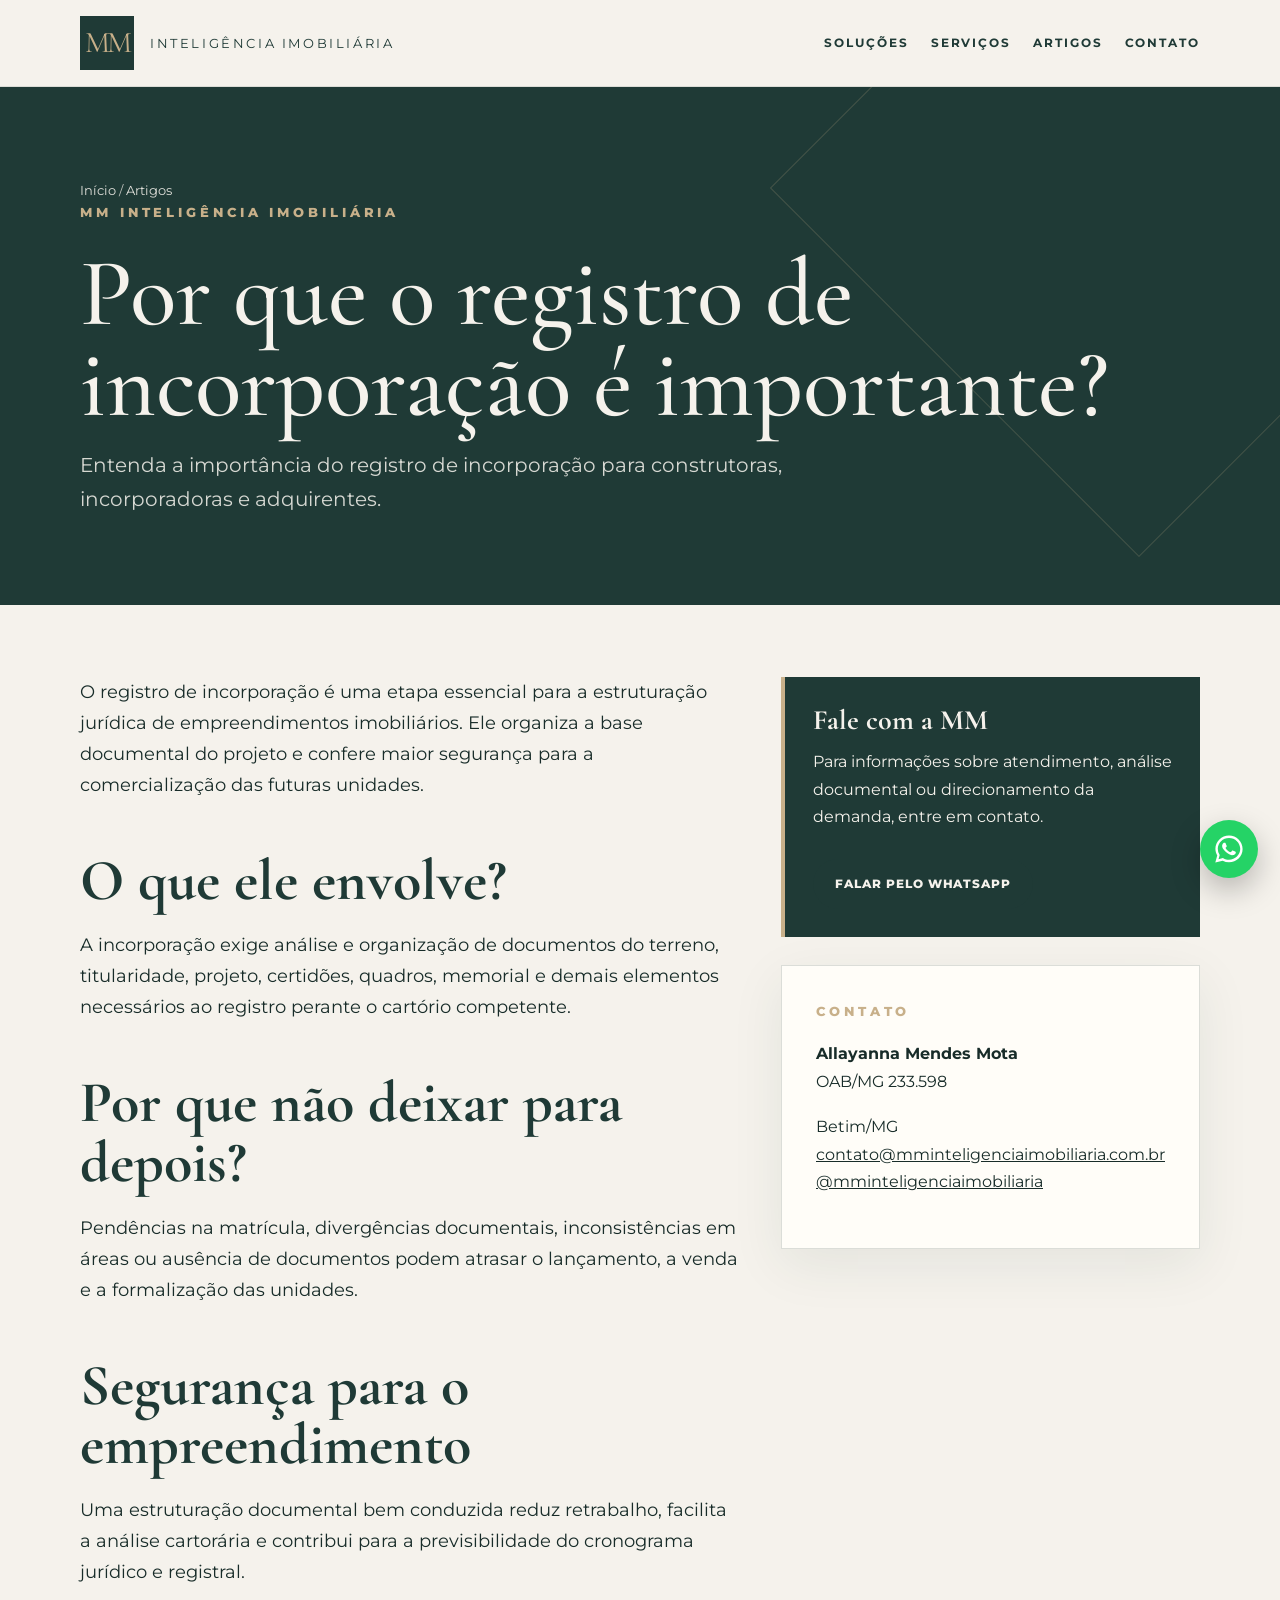
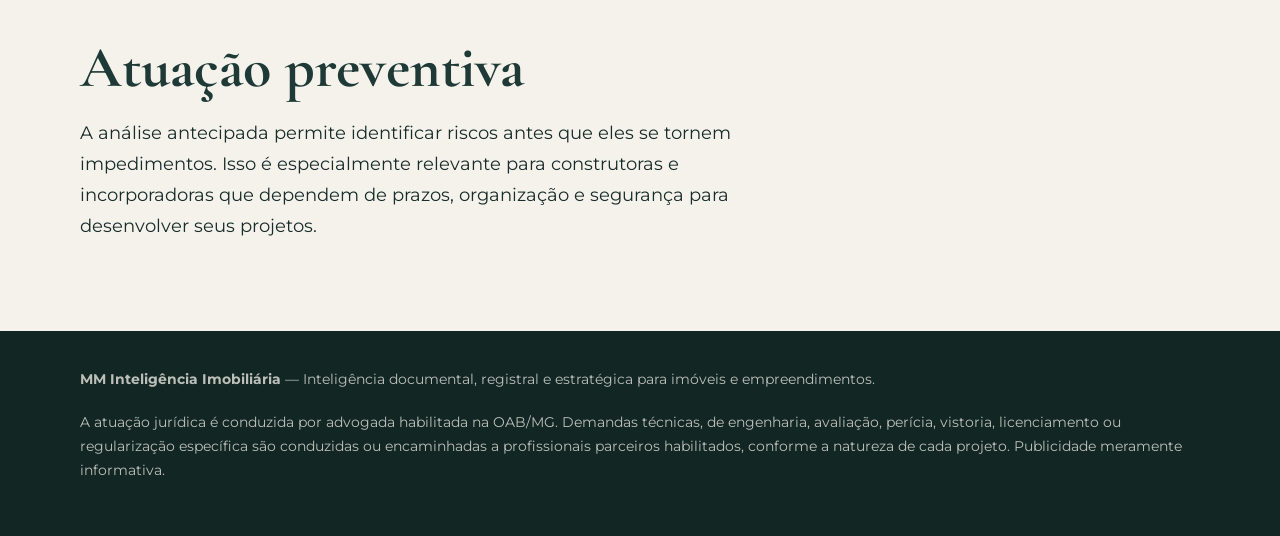
<file: registro-de-incorporacao.html>
<!doctype html>
<html lang="pt-BR">
<head>
<meta charset="utf-8" />
<meta name="viewport" content="width=device-width, initial-scale=1" />
<title>Por que o registro de incorporação é importante? | MM Inteligência Imobiliária</title>
<meta name="description" content="Entenda a importância do registro de incorporação para construtoras, incorporadoras e adquirentes." />
<meta name="theme-color" content="#1F3A36" />
<link rel="canonical" href="https://www.mminteligenciaimobiliaria.com.br/artigos/registro-de-incorporacao.html" />
<link rel="preconnect" href="https://fonts.googleapis.com">
<link rel="preconnect" href="https://fonts.gstatic.com" crossorigin>
<link href="https://fonts.googleapis.com/css2?family=Cormorant+Garamond:wght@400;500;600&family=Montserrat:wght@400;600;700;800&display=swap" rel="stylesheet">
<style>
:root{--verde:#1F3A36;--prof:#122724;--off:#F5F2EC;--ouro:#C8B08A;--salvia:#556B63;--texto:#182c29;--muted:#66736f;--borda:rgba(31,58,54,.16)}
*{box-sizing:border-box}html{scroll-behavior:smooth}body{margin:0;background:var(--off);color:var(--texto);font-family:Montserrat,Arial,sans-serif;line-height:1.72}a{color:inherit}.wrap{width:min(1120px,calc(100% - 44px));margin:auto}.top{position:sticky;top:0;z-index:20;background:rgba(245,242,236,.96);border-bottom:1px solid rgba(31,58,54,.12);backdrop-filter:blur(12px)}.nav{height:86px;display:flex;align-items:center;justify-content:space-between;gap:20px}.brand{display:flex;align-items:center;gap:16px;text-decoration:none}.mark{width:54px;height:54px;background:var(--verde);color:var(--ouro);display:flex;align-items:center;justify-content:center;font-family:'Cormorant Garamond',Georgia,serif;font-size:30px;letter-spacing:-3px}.name{letter-spacing:.20em;text-transform:uppercase;font-size:13px;color:var(--verde)}.links{display:flex;gap:22px;align-items:center}.links a{text-decoration:none;text-transform:uppercase;letter-spacing:.16em;font-size:12px;color:var(--verde);font-weight:700}.hero{background:var(--verde);color:var(--off);padding:92px 0 70px;position:relative;overflow:hidden}.hero:after{content:"";position:absolute;right:-120px;top:-160px;width:520px;height:520px;border:1px solid rgba(200,176,138,.22);transform:rotate(45deg)}.kicker{letter-spacing:.30em;text-transform:uppercase;color:var(--ouro);font-weight:800;font-size:13px}.hero h1,.title{font-family:'Cormorant Garamond',Georgia,serif;font-size:clamp(46px,8vw,96px);line-height:.95;margin:24px 0 18px;font-weight:500}.lead{font-size:20px;max-width:780px;color:rgba(245,242,236,.86)}.sec{padding:72px 0}.grid{display:grid;grid-template-columns:2fr 1fr;gap:42px;align-items:start}.card{background:#fffdf8;border:1px solid var(--borda);padding:34px;box-shadow:0 16px 50px rgba(31,58,54,.08)}h2{font-family:'Cormorant Garamond',Georgia,serif;font-size:clamp(34px,5vw,58px);line-height:1.03;margin:0 0 20px;color:var(--verde)}h3{font-family:'Cormorant Garamond',Georgia,serif;font-size:28px;line-height:1.12;margin:26px 0 12px;color:var(--verde)}p{margin:0 0 18px}.soft{color:var(--muted)}ul{padding-left:20px;margin:8px 0 22px}.cta{display:inline-flex;background:var(--verde);color:var(--off);text-decoration:none;padding:15px 22px;border-radius:999px;font-weight:800;letter-spacing:.08em;text-transform:uppercase;font-size:12px;margin-top:10px}.cta.secondary{background:transparent;color:var(--verde);border:1px solid rgba(31,58,54,.25)}.note{background:var(--verde);color:var(--off);border-left:4px solid var(--ouro);padding:28px}.note h3{color:var(--off);margin-top:0}.breadcrumbs{font-size:13px;color:rgba(245,242,236,.75)}.breadcrumbs a{color:rgba(245,242,236,.9);text-decoration:none}.article{max-width:850px}.article p,.article li{font-size:18px}.article h2{margin-top:50px}.mini-grid{display:grid;grid-template-columns:repeat(3,1fr);gap:18px;margin:34px 0}.mini{background:#fffdf8;border:1px solid var(--borda);padding:24px}.footer{padding:36px 0;background:#122724;color:rgba(245,242,236,.75);font-size:14px}.footer a{color:var(--off)}.whatsapp-float{position:fixed;right:22px;bottom:22px;width:58px;height:58px;border-radius:50%;background:#25D366;display:flex;align-items:center;justify-content:center;box-shadow:0 12px 30px rgba(0,0,0,.25);z-index:999}.whatsapp-float svg{width:34px;height:34px;fill:#fff}@media(max-width:820px){.links{display:none}.grid,.mini-grid{grid-template-columns:1fr}.hero{padding:72px 0 56px}.nav{height:76px}.name{font-size:11px;letter-spacing:.13em}.article p,.article li{font-size:16px}}
</style>
<script type="application/ld+json">
{"@context":"https://schema.org","@type":"Article","headline":"Por que o registro de incorporação é importante?","description":"Entenda a importância do registro de incorporação para construtoras, incorporadoras e adquirentes.","author":{"@type":"Person","name":"Allayanna Mendes Mota"},"publisher":{"@type":"Organization","name":"MM Inteligência Imobiliária"},"mainEntityOfPage":"https://www.mminteligenciaimobiliaria.com.br/artigos/registro-de-incorporacao.html"}
</script>
</head>
<body>
<header class="top"><div class="wrap nav"><a class="brand" href="../index.html"><span class="mark">MM</span><span class="name">Inteligência Imobiliária</span></a><nav class="links"><a href="../index.html#solucoes">Soluções</a><a href="../servicos/index.html">Serviços</a><a href="../artigos/index.html">Artigos</a><a href="../index.html#contato">Contato</a></nav></div></header>
<section class="hero"><div class="wrap"><div class="breadcrumbs"><a href="../index.html">Início</a> / <a href="../artigos/index.html">Artigos</a></div><p class="kicker">MM Inteligência Imobiliária</p><h1>Por que o registro de incorporação é importante?</h1><p class="lead">Entenda a importância do registro de incorporação para construtoras, incorporadoras e adquirentes.</p></div></section>
<main class="sec"><div class="wrap grid"><article class="article">
<p>O registro de incorporação é uma etapa essencial para a estruturação jurídica de empreendimentos imobiliários. Ele organiza a base documental do projeto e confere maior segurança para a comercialização das futuras unidades.</p>
<h2>O que ele envolve?</h2><p>A incorporação exige análise e organização de documentos do terreno, titularidade, projeto, certidões, quadros, memorial e demais elementos necessários ao registro perante o cartório competente.</p>
<h2>Por que não deixar para depois?</h2><p>Pendências na matrícula, divergências documentais, inconsistências em áreas ou ausência de documentos podem atrasar o lançamento, a venda e a formalização das unidades.</p>
<h2>Segurança para o empreendimento</h2><p>Uma estruturação documental bem conduzida reduz retrabalho, facilita a análise cartorária e contribui para a previsibilidade do cronograma jurídico e registral.</p>
<h2>Atuação preventiva</h2><p>A análise antecipada permite identificar riscos antes que eles se tornem impedimentos. Isso é especialmente relevante para construtoras e incorporadoras que dependem de prazos, organização e segurança para desenvolver seus projetos.</p>
</article><aside><div class="note"><h3>Fale com a MM</h3><p>Para informações sobre atendimento, análise documental ou direcionamento da demanda, entre em contato.</p><a class="cta" href="https://wa.me/5531995090072?text=Ol%C3%A1%2C%20gostaria%20de%20informa%C3%A7%C3%B5es%20sobre%20a%20MM%20Intelig%C3%AAncia%20Imobili%C3%A1ria." target="_blank" rel="noopener">Falar pelo WhatsApp</a></div><br><div class="card"><p class="kicker">Contato</p><p><strong>Allayanna Mendes Mota</strong><br>OAB/MG 233.598</p><p>Betim/MG<br><a href="mailto:contato@mminteligenciaimobiliaria.com.br">contato@mminteligenciaimobiliaria.com.br</a><br><a href="https://www.instagram.com/mminteligenciaimobiliaria" target="_blank" rel="noopener">@mminteligenciaimobiliaria</a></p></div></aside></div></main>
<footer class="footer"><div class="wrap"><p><strong>MM Inteligência Imobiliária</strong> — Inteligência documental, registral e estratégica para imóveis e empreendimentos.</p><p>A atuação jurídica é conduzida por advogada habilitada na OAB/MG. Demandas técnicas, de engenharia, avaliação, perícia, vistoria, licenciamento ou regularização específica são conduzidas ou encaminhadas a profissionais parceiros habilitados, conforme a natureza de cada projeto. Publicidade meramente informativa.</p></div></footer>
<a class="whatsapp-float" href="https://wa.me/5531995090072?text=Ol%C3%A1%2C%20gostaria%20de%20informa%C3%A7%C3%B5es%20sobre%20a%20MM%20Intelig%C3%AAncia%20Imobili%C3%A1ria." target="_blank" rel="noopener" aria-label="Falar pelo WhatsApp"><svg viewBox="0 0 32 32" aria-hidden="true"><path d="M16.01 3.2c-7.06 0-12.8 5.64-12.8 12.58 0 2.22.6 4.39 1.73 6.29L3.1 28.8l6.94-1.8a13.02 13.02 0 0 0 5.97 1.48c7.06 0 12.8-5.64 12.8-12.58S23.07 3.2 16.01 3.2Zm0 22.97c-1.9 0-3.75-.5-5.36-1.45l-.38-.22-4.12 1.07 1.1-3.91-.25-.4a10.13 10.13 0 0 1-1.55-5.38c0-5.66 4.74-10.27 10.56-10.27s10.56 4.61 10.56 10.27-4.74 10.29-10.56 10.29Zm5.79-7.69c-.32-.16-1.9-.92-2.19-1.02-.29-.11-.5-.16-.72.16-.21.31-.82 1.02-1.01 1.23-.19.21-.37.24-.69.08-.32-.16-1.34-.48-2.55-1.53-.94-.82-1.58-1.84-1.77-2.15-.18-.31-.02-.48.14-.63.14-.14.32-.37.48-.55.16-.18.21-.31.32-.52.11-.21.05-.39-.03-.55-.08-.16-.72-1.7-.98-2.33-.26-.62-.52-.53-.72-.54h-.61c-.21 0-.55.08-.84.39-.29.31-1.1 1.05-1.1 2.57s1.13 2.99 1.29 3.2c.16.21 2.23 3.33 5.4 4.67.75.32 1.34.51 1.8.65.76.24 1.45.2 1.99.12.61-.09 1.9-.76 2.17-1.5.27-.74.27-1.37.19-1.5-.08-.13-.29-.21-.61-.37Z"/></svg></a>
</body></html>
</file>
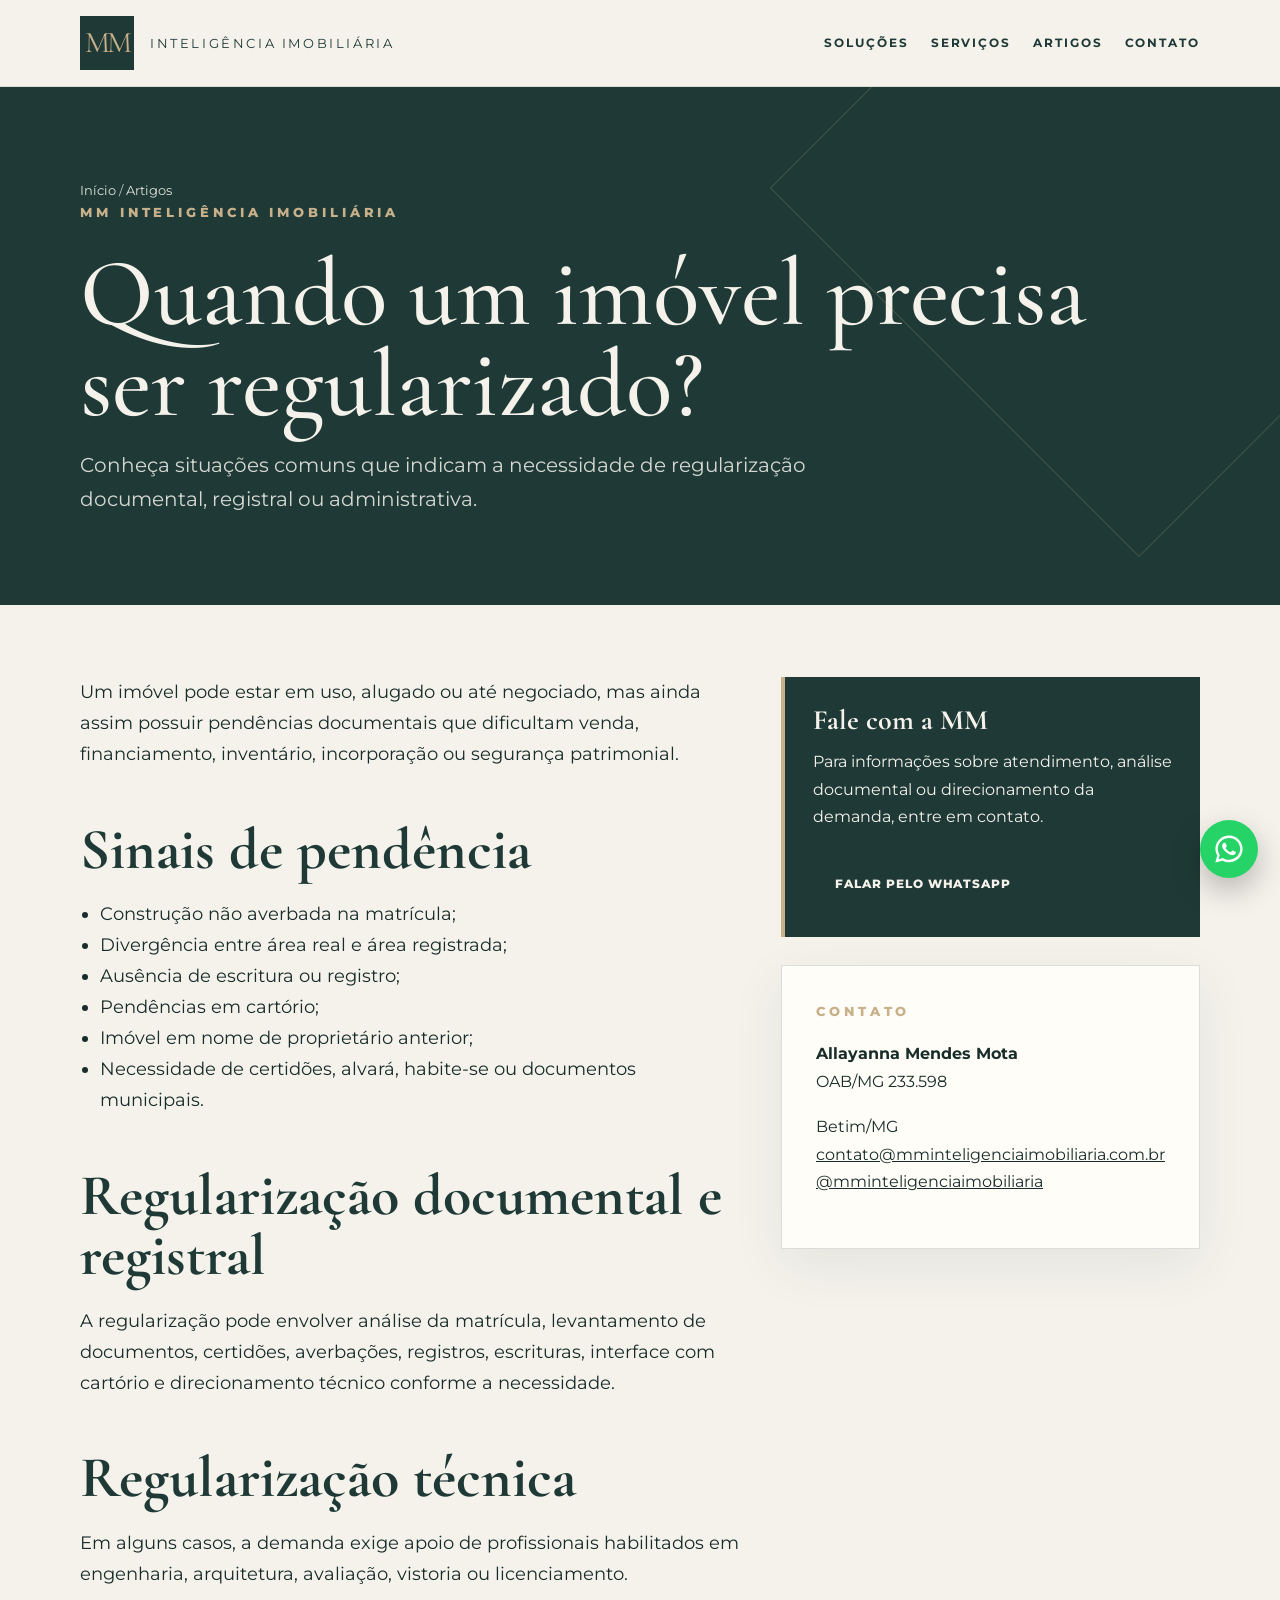
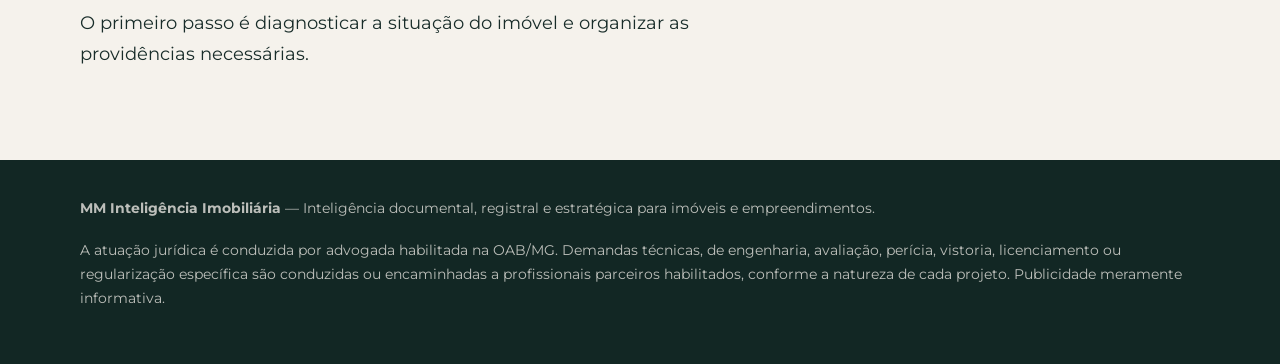
<file: regularizacao-imobiliaria.html>
<!doctype html>
<html lang="pt-BR">
<head>
<meta charset="utf-8" />
<meta name="viewport" content="width=device-width, initial-scale=1" />
<title>Quando um imóvel precisa ser regularizado? | MM Inteligência Imobiliária</title>
<meta name="description" content="Conheça situações comuns que indicam a necessidade de regularização documental, registral ou administrativa." />
<meta name="theme-color" content="#1F3A36" />
<link rel="canonical" href="https://www.mminteligenciaimobiliaria.com.br/artigos/regularizacao-imobiliaria.html" />
<link rel="preconnect" href="https://fonts.googleapis.com">
<link rel="preconnect" href="https://fonts.gstatic.com" crossorigin>
<link href="https://fonts.googleapis.com/css2?family=Cormorant+Garamond:wght@400;500;600&family=Montserrat:wght@400;600;700;800&display=swap" rel="stylesheet">
<style>
:root{--verde:#1F3A36;--prof:#122724;--off:#F5F2EC;--ouro:#C8B08A;--salvia:#556B63;--texto:#182c29;--muted:#66736f;--borda:rgba(31,58,54,.16)}
*{box-sizing:border-box}html{scroll-behavior:smooth}body{margin:0;background:var(--off);color:var(--texto);font-family:Montserrat,Arial,sans-serif;line-height:1.72}a{color:inherit}.wrap{width:min(1120px,calc(100% - 44px));margin:auto}.top{position:sticky;top:0;z-index:20;background:rgba(245,242,236,.96);border-bottom:1px solid rgba(31,58,54,.12);backdrop-filter:blur(12px)}.nav{height:86px;display:flex;align-items:center;justify-content:space-between;gap:20px}.brand{display:flex;align-items:center;gap:16px;text-decoration:none}.mark{width:54px;height:54px;background:var(--verde);color:var(--ouro);display:flex;align-items:center;justify-content:center;font-family:'Cormorant Garamond',Georgia,serif;font-size:30px;letter-spacing:-3px}.name{letter-spacing:.20em;text-transform:uppercase;font-size:13px;color:var(--verde)}.links{display:flex;gap:22px;align-items:center}.links a{text-decoration:none;text-transform:uppercase;letter-spacing:.16em;font-size:12px;color:var(--verde);font-weight:700}.hero{background:var(--verde);color:var(--off);padding:92px 0 70px;position:relative;overflow:hidden}.hero:after{content:"";position:absolute;right:-120px;top:-160px;width:520px;height:520px;border:1px solid rgba(200,176,138,.22);transform:rotate(45deg)}.kicker{letter-spacing:.30em;text-transform:uppercase;color:var(--ouro);font-weight:800;font-size:13px}.hero h1,.title{font-family:'Cormorant Garamond',Georgia,serif;font-size:clamp(46px,8vw,96px);line-height:.95;margin:24px 0 18px;font-weight:500}.lead{font-size:20px;max-width:780px;color:rgba(245,242,236,.86)}.sec{padding:72px 0}.grid{display:grid;grid-template-columns:2fr 1fr;gap:42px;align-items:start}.card{background:#fffdf8;border:1px solid var(--borda);padding:34px;box-shadow:0 16px 50px rgba(31,58,54,.08)}h2{font-family:'Cormorant Garamond',Georgia,serif;font-size:clamp(34px,5vw,58px);line-height:1.03;margin:0 0 20px;color:var(--verde)}h3{font-family:'Cormorant Garamond',Georgia,serif;font-size:28px;line-height:1.12;margin:26px 0 12px;color:var(--verde)}p{margin:0 0 18px}.soft{color:var(--muted)}ul{padding-left:20px;margin:8px 0 22px}.cta{display:inline-flex;background:var(--verde);color:var(--off);text-decoration:none;padding:15px 22px;border-radius:999px;font-weight:800;letter-spacing:.08em;text-transform:uppercase;font-size:12px;margin-top:10px}.cta.secondary{background:transparent;color:var(--verde);border:1px solid rgba(31,58,54,.25)}.note{background:var(--verde);color:var(--off);border-left:4px solid var(--ouro);padding:28px}.note h3{color:var(--off);margin-top:0}.breadcrumbs{font-size:13px;color:rgba(245,242,236,.75)}.breadcrumbs a{color:rgba(245,242,236,.9);text-decoration:none}.article{max-width:850px}.article p,.article li{font-size:18px}.article h2{margin-top:50px}.mini-grid{display:grid;grid-template-columns:repeat(3,1fr);gap:18px;margin:34px 0}.mini{background:#fffdf8;border:1px solid var(--borda);padding:24px}.footer{padding:36px 0;background:#122724;color:rgba(245,242,236,.75);font-size:14px}.footer a{color:var(--off)}.whatsapp-float{position:fixed;right:22px;bottom:22px;width:58px;height:58px;border-radius:50%;background:#25D366;display:flex;align-items:center;justify-content:center;box-shadow:0 12px 30px rgba(0,0,0,.25);z-index:999}.whatsapp-float svg{width:34px;height:34px;fill:#fff}@media(max-width:820px){.links{display:none}.grid,.mini-grid{grid-template-columns:1fr}.hero{padding:72px 0 56px}.nav{height:76px}.name{font-size:11px;letter-spacing:.13em}.article p,.article li{font-size:16px}}
</style>
<script type="application/ld+json">
{"@context":"https://schema.org","@type":"Article","headline":"Quando um imóvel precisa ser regularizado?","description":"Conheça situações comuns que indicam a necessidade de regularização documental, registral ou administrativa.","author":{"@type":"Person","name":"Allayanna Mendes Mota"},"publisher":{"@type":"Organization","name":"MM Inteligência Imobiliária"},"mainEntityOfPage":"https://www.mminteligenciaimobiliaria.com.br/artigos/regularizacao-imobiliaria.html"}
</script>
</head>
<body>
<header class="top"><div class="wrap nav"><a class="brand" href="../index.html"><span class="mark">MM</span><span class="name">Inteligência Imobiliária</span></a><nav class="links"><a href="../index.html#solucoes">Soluções</a><a href="../servicos/index.html">Serviços</a><a href="../artigos/index.html">Artigos</a><a href="../index.html#contato">Contato</a></nav></div></header>
<section class="hero"><div class="wrap"><div class="breadcrumbs"><a href="../index.html">Início</a> / <a href="../artigos/index.html">Artigos</a></div><p class="kicker">MM Inteligência Imobiliária</p><h1>Quando um imóvel precisa ser regularizado?</h1><p class="lead">Conheça situações comuns que indicam a necessidade de regularização documental, registral ou administrativa.</p></div></section>
<main class="sec"><div class="wrap grid"><article class="article">
<p>Um imóvel pode estar em uso, alugado ou até negociado, mas ainda assim possuir pendências documentais que dificultam venda, financiamento, inventário, incorporação ou segurança patrimonial.</p>
<h2>Sinais de pendência</h2><ul><li>Construção não averbada na matrícula;</li><li>Divergência entre área real e área registrada;</li><li>Ausência de escritura ou registro;</li><li>Pendências em cartório;</li><li>Imóvel em nome de proprietário anterior;</li><li>Necessidade de certidões, alvará, habite-se ou documentos municipais.</li></ul>
<h2>Regularização documental e registral</h2><p>A regularização pode envolver análise da matrícula, levantamento de documentos, certidões, averbações, registros, escrituras, interface com cartório e direcionamento técnico conforme a necessidade.</p>
<h2>Regularização técnica</h2><p>Em alguns casos, a demanda exige apoio de profissionais habilitados em engenharia, arquitetura, avaliação, vistoria ou licenciamento.</p>
<p>O primeiro passo é diagnosticar a situação do imóvel e organizar as providências necessárias.</p>
</article><aside><div class="note"><h3>Fale com a MM</h3><p>Para informações sobre atendimento, análise documental ou direcionamento da demanda, entre em contato.</p><a class="cta" href="https://wa.me/5531995090072?text=Ol%C3%A1%2C%20gostaria%20de%20informa%C3%A7%C3%B5es%20sobre%20a%20MM%20Intelig%C3%AAncia%20Imobili%C3%A1ria." target="_blank" rel="noopener">Falar pelo WhatsApp</a></div><br><div class="card"><p class="kicker">Contato</p><p><strong>Allayanna Mendes Mota</strong><br>OAB/MG 233.598</p><p>Betim/MG<br><a href="mailto:contato@mminteligenciaimobiliaria.com.br">contato@mminteligenciaimobiliaria.com.br</a><br><a href="https://www.instagram.com/mminteligenciaimobiliaria" target="_blank" rel="noopener">@mminteligenciaimobiliaria</a></p></div></aside></div></main>
<footer class="footer"><div class="wrap"><p><strong>MM Inteligência Imobiliária</strong> — Inteligência documental, registral e estratégica para imóveis e empreendimentos.</p><p>A atuação jurídica é conduzida por advogada habilitada na OAB/MG. Demandas técnicas, de engenharia, avaliação, perícia, vistoria, licenciamento ou regularização específica são conduzidas ou encaminhadas a profissionais parceiros habilitados, conforme a natureza de cada projeto. Publicidade meramente informativa.</p></div></footer>
<a class="whatsapp-float" href="https://wa.me/5531995090072?text=Ol%C3%A1%2C%20gostaria%20de%20informa%C3%A7%C3%B5es%20sobre%20a%20MM%20Intelig%C3%AAncia%20Imobili%C3%A1ria." target="_blank" rel="noopener" aria-label="Falar pelo WhatsApp"><svg viewBox="0 0 32 32" aria-hidden="true"><path d="M16.01 3.2c-7.06 0-12.8 5.64-12.8 12.58 0 2.22.6 4.39 1.73 6.29L3.1 28.8l6.94-1.8a13.02 13.02 0 0 0 5.97 1.48c7.06 0 12.8-5.64 12.8-12.58S23.07 3.2 16.01 3.2Zm0 22.97c-1.9 0-3.75-.5-5.36-1.45l-.38-.22-4.12 1.07 1.1-3.91-.25-.4a10.13 10.13 0 0 1-1.55-5.38c0-5.66 4.74-10.27 10.56-10.27s10.56 4.61 10.56 10.27-4.74 10.29-10.56 10.29Zm5.79-7.69c-.32-.16-1.9-.92-2.19-1.02-.29-.11-.5-.16-.72.16-.21.31-.82 1.02-1.01 1.23-.19.21-.37.24-.69.08-.32-.16-1.34-.48-2.55-1.53-.94-.82-1.58-1.84-1.77-2.15-.18-.31-.02-.48.14-.63.14-.14.32-.37.48-.55.16-.18.21-.31.32-.52.11-.21.05-.39-.03-.55-.08-.16-.72-1.7-.98-2.33-.26-.62-.52-.53-.72-.54h-.61c-.21 0-.55.08-.84.39-.29.31-1.1 1.05-1.1 2.57s1.13 2.99 1.29 3.2c.16.21 2.23 3.33 5.4 4.67.75.32 1.34.51 1.8.65.76.24 1.45.2 1.99.12.61-.09 1.9-.76 2.17-1.5.27-.74.27-1.37.19-1.5-.08-.13-.29-.21-.61-.37Z"/></svg></a>
</body></html>
</file>
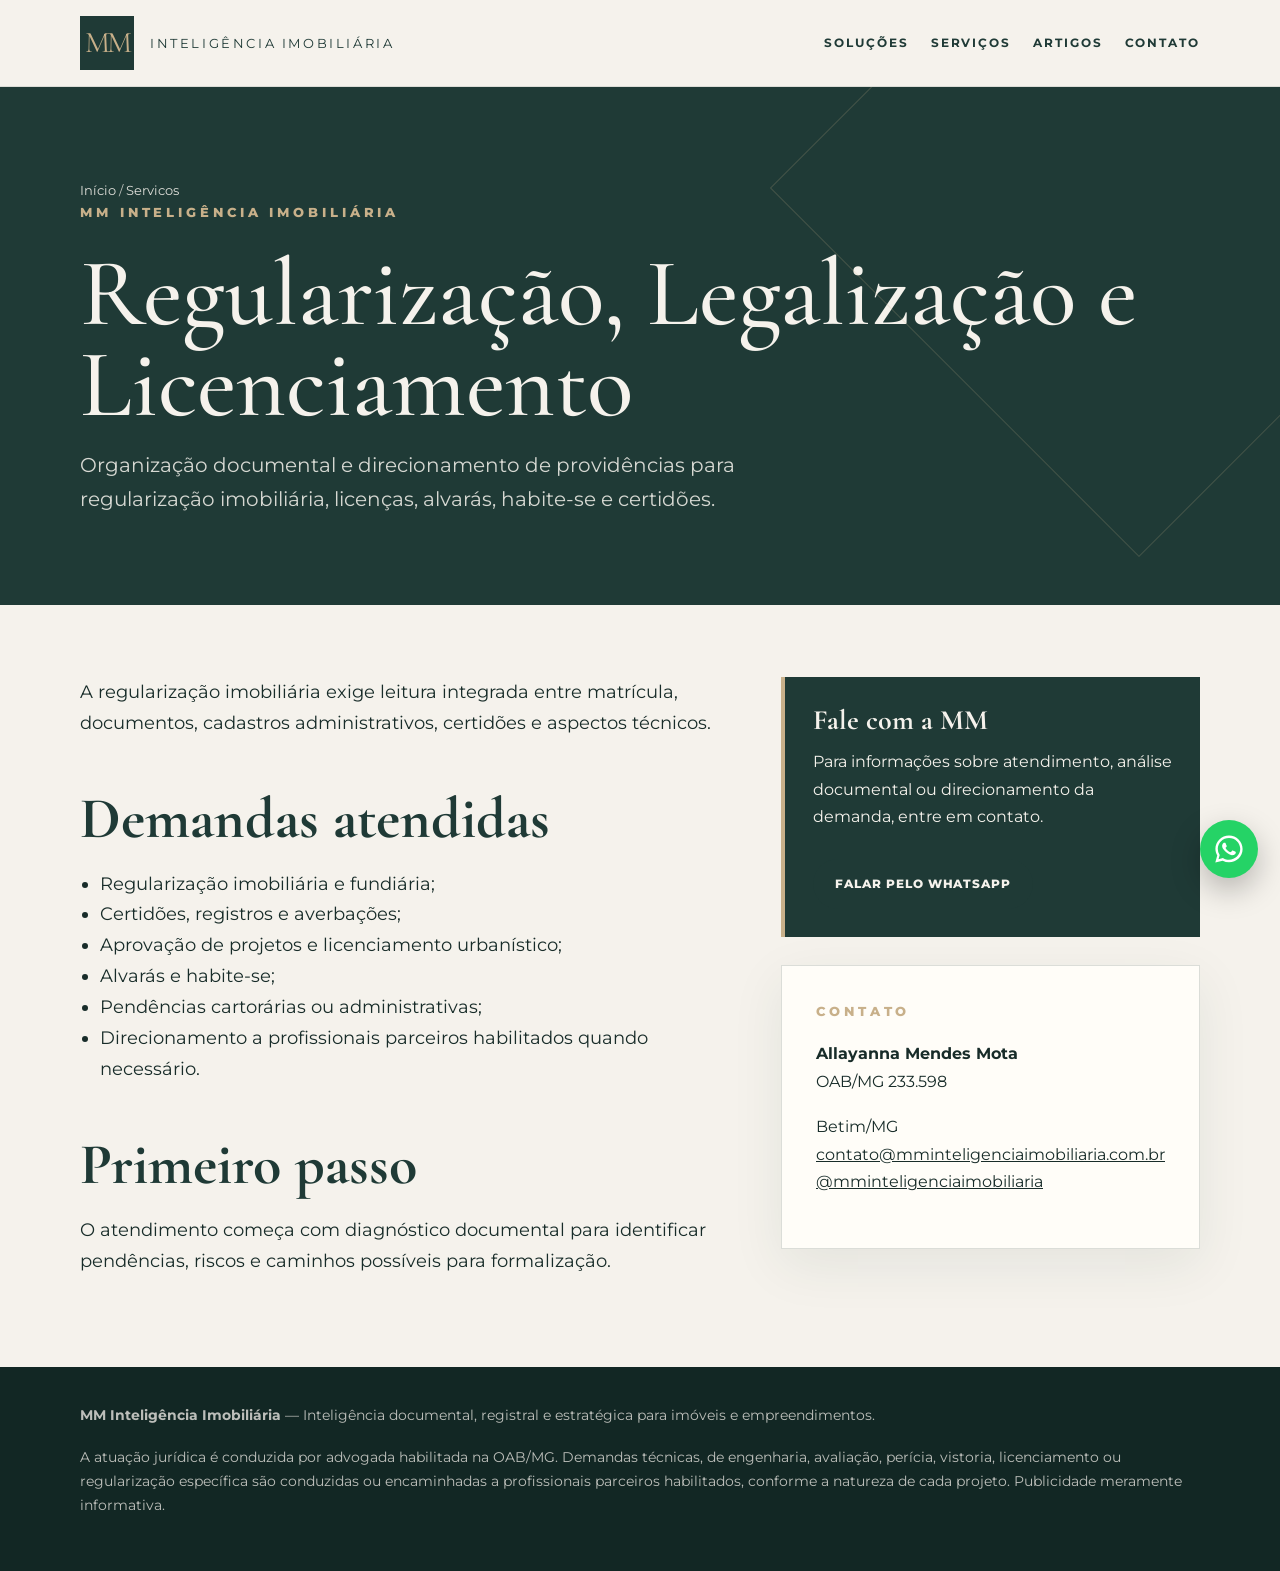
<file: regularizacao-licenciamento.html>
<!doctype html>
<html lang="pt-BR">
<head>
<meta charset="utf-8" />
<meta name="viewport" content="width=device-width, initial-scale=1" />
<title>Regularização, Legalização e Licenciamento | MM Inteligência Imobiliária</title>
<meta name="description" content="Organização documental e direcionamento de providências para regularização imobiliária, licenças, alvarás, habite-se e certidões." />
<meta name="theme-color" content="#1F3A36" />
<link rel="canonical" href="https://www.mminteligenciaimobiliaria.com.br/servicos/regularizacao-licenciamento.html" />
<link rel="preconnect" href="https://fonts.googleapis.com">
<link rel="preconnect" href="https://fonts.gstatic.com" crossorigin>
<link href="https://fonts.googleapis.com/css2?family=Cormorant+Garamond:wght@400;500;600&family=Montserrat:wght@400;600;700;800&display=swap" rel="stylesheet">
<style>
:root{--verde:#1F3A36;--prof:#122724;--off:#F5F2EC;--ouro:#C8B08A;--salvia:#556B63;--texto:#182c29;--muted:#66736f;--borda:rgba(31,58,54,.16)}
*{box-sizing:border-box}html{scroll-behavior:smooth}body{margin:0;background:var(--off);color:var(--texto);font-family:Montserrat,Arial,sans-serif;line-height:1.72}a{color:inherit}.wrap{width:min(1120px,calc(100% - 44px));margin:auto}.top{position:sticky;top:0;z-index:20;background:rgba(245,242,236,.96);border-bottom:1px solid rgba(31,58,54,.12);backdrop-filter:blur(12px)}.nav{height:86px;display:flex;align-items:center;justify-content:space-between;gap:20px}.brand{display:flex;align-items:center;gap:16px;text-decoration:none}.mark{width:54px;height:54px;background:var(--verde);color:var(--ouro);display:flex;align-items:center;justify-content:center;font-family:'Cormorant Garamond',Georgia,serif;font-size:30px;letter-spacing:-3px}.name{letter-spacing:.20em;text-transform:uppercase;font-size:13px;color:var(--verde)}.links{display:flex;gap:22px;align-items:center}.links a{text-decoration:none;text-transform:uppercase;letter-spacing:.16em;font-size:12px;color:var(--verde);font-weight:700}.hero{background:var(--verde);color:var(--off);padding:92px 0 70px;position:relative;overflow:hidden}.hero:after{content:"";position:absolute;right:-120px;top:-160px;width:520px;height:520px;border:1px solid rgba(200,176,138,.22);transform:rotate(45deg)}.kicker{letter-spacing:.30em;text-transform:uppercase;color:var(--ouro);font-weight:800;font-size:13px}.hero h1,.title{font-family:'Cormorant Garamond',Georgia,serif;font-size:clamp(46px,8vw,96px);line-height:.95;margin:24px 0 18px;font-weight:500}.lead{font-size:20px;max-width:780px;color:rgba(245,242,236,.86)}.sec{padding:72px 0}.grid{display:grid;grid-template-columns:2fr 1fr;gap:42px;align-items:start}.card{background:#fffdf8;border:1px solid var(--borda);padding:34px;box-shadow:0 16px 50px rgba(31,58,54,.08)}h2{font-family:'Cormorant Garamond',Georgia,serif;font-size:clamp(34px,5vw,58px);line-height:1.03;margin:0 0 20px;color:var(--verde)}h3{font-family:'Cormorant Garamond',Georgia,serif;font-size:28px;line-height:1.12;margin:26px 0 12px;color:var(--verde)}p{margin:0 0 18px}.soft{color:var(--muted)}ul{padding-left:20px;margin:8px 0 22px}.cta{display:inline-flex;background:var(--verde);color:var(--off);text-decoration:none;padding:15px 22px;border-radius:999px;font-weight:800;letter-spacing:.08em;text-transform:uppercase;font-size:12px;margin-top:10px}.cta.secondary{background:transparent;color:var(--verde);border:1px solid rgba(31,58,54,.25)}.note{background:var(--verde);color:var(--off);border-left:4px solid var(--ouro);padding:28px}.note h3{color:var(--off);margin-top:0}.breadcrumbs{font-size:13px;color:rgba(245,242,236,.75)}.breadcrumbs a{color:rgba(245,242,236,.9);text-decoration:none}.article{max-width:850px}.article p,.article li{font-size:18px}.article h2{margin-top:50px}.mini-grid{display:grid;grid-template-columns:repeat(3,1fr);gap:18px;margin:34px 0}.mini{background:#fffdf8;border:1px solid var(--borda);padding:24px}.footer{padding:36px 0;background:#122724;color:rgba(245,242,236,.75);font-size:14px}.footer a{color:var(--off)}.whatsapp-float{position:fixed;right:22px;bottom:22px;width:58px;height:58px;border-radius:50%;background:#25D366;display:flex;align-items:center;justify-content:center;box-shadow:0 12px 30px rgba(0,0,0,.25);z-index:999}.whatsapp-float svg{width:34px;height:34px;fill:#fff}@media(max-width:820px){.links{display:none}.grid,.mini-grid{grid-template-columns:1fr}.hero{padding:72px 0 56px}.nav{height:76px}.name{font-size:11px;letter-spacing:.13em}.article p,.article li{font-size:16px}}
</style>
<script type="application/ld+json">
{"@context":"https://schema.org","@type":"Service","headline":"Regularização, Legalização e Licenciamento","description":"Organização documental e direcionamento de providências para regularização imobiliária, licenças, alvarás, habite-se e certidões.","author":{"@type":"Person","name":"Allayanna Mendes Mota"},"publisher":{"@type":"Organization","name":"MM Inteligência Imobiliária"},"mainEntityOfPage":"https://www.mminteligenciaimobiliaria.com.br/servicos/regularizacao-licenciamento.html"}
</script>
</head>
<body>
<header class="top"><div class="wrap nav"><a class="brand" href="../index.html"><span class="mark">MM</span><span class="name">Inteligência Imobiliária</span></a><nav class="links"><a href="../index.html#solucoes">Soluções</a><a href="../servicos/index.html">Serviços</a><a href="../artigos/index.html">Artigos</a><a href="../index.html#contato">Contato</a></nav></div></header>
<section class="hero"><div class="wrap"><div class="breadcrumbs"><a href="../index.html">Início</a> / <a href="../servicos/index.html">Servicos</a></div><p class="kicker">MM Inteligência Imobiliária</p><h1>Regularização, Legalização e Licenciamento</h1><p class="lead">Organização documental e direcionamento de providências para regularização imobiliária, licenças, alvarás, habite-se e certidões.</p></div></section>
<main class="sec"><div class="wrap grid"><article class="article">
<p>A regularização imobiliária exige leitura integrada entre matrícula, documentos, cadastros administrativos, certidões e aspectos técnicos.</p>
<h2>Demandas atendidas</h2><ul><li>Regularização imobiliária e fundiária;</li><li>Certidões, registros e averbações;</li><li>Aprovação de projetos e licenciamento urbanístico;</li><li>Alvarás e habite-se;</li><li>Pendências cartorárias ou administrativas;</li><li>Direcionamento a profissionais parceiros habilitados quando necessário.</li></ul>
<h2>Primeiro passo</h2><p>O atendimento começa com diagnóstico documental para identificar pendências, riscos e caminhos possíveis para formalização.</p>
</article><aside><div class="note"><h3>Fale com a MM</h3><p>Para informações sobre atendimento, análise documental ou direcionamento da demanda, entre em contato.</p><a class="cta" href="https://wa.me/5531995090072?text=Ol%C3%A1%2C%20gostaria%20de%20informa%C3%A7%C3%B5es%20sobre%20a%20MM%20Intelig%C3%AAncia%20Imobili%C3%A1ria." target="_blank" rel="noopener">Falar pelo WhatsApp</a></div><br><div class="card"><p class="kicker">Contato</p><p><strong>Allayanna Mendes Mota</strong><br>OAB/MG 233.598</p><p>Betim/MG<br><a href="mailto:contato@mminteligenciaimobiliaria.com.br">contato@mminteligenciaimobiliaria.com.br</a><br><a href="https://www.instagram.com/mminteligenciaimobiliaria" target="_blank" rel="noopener">@mminteligenciaimobiliaria</a></p></div></aside></div></main>
<footer class="footer"><div class="wrap"><p><strong>MM Inteligência Imobiliária</strong> — Inteligência documental, registral e estratégica para imóveis e empreendimentos.</p><p>A atuação jurídica é conduzida por advogada habilitada na OAB/MG. Demandas técnicas, de engenharia, avaliação, perícia, vistoria, licenciamento ou regularização específica são conduzidas ou encaminhadas a profissionais parceiros habilitados, conforme a natureza de cada projeto. Publicidade meramente informativa.</p></div></footer>
<a class="whatsapp-float" href="https://wa.me/5531995090072?text=Ol%C3%A1%2C%20gostaria%20de%20informa%C3%A7%C3%B5es%20sobre%20a%20MM%20Intelig%C3%AAncia%20Imobili%C3%A1ria." target="_blank" rel="noopener" aria-label="Falar pelo WhatsApp"><svg viewBox="0 0 32 32" aria-hidden="true"><path d="M16.01 3.2c-7.06 0-12.8 5.64-12.8 12.58 0 2.22.6 4.39 1.73 6.29L3.1 28.8l6.94-1.8a13.02 13.02 0 0 0 5.97 1.48c7.06 0 12.8-5.64 12.8-12.58S23.07 3.2 16.01 3.2Zm0 22.97c-1.9 0-3.75-.5-5.36-1.45l-.38-.22-4.12 1.07 1.1-3.91-.25-.4a10.13 10.13 0 0 1-1.55-5.38c0-5.66 4.74-10.27 10.56-10.27s10.56 4.61 10.56 10.27-4.74 10.29-10.56 10.29Zm5.79-7.69c-.32-.16-1.9-.92-2.19-1.02-.29-.11-.5-.16-.72.16-.21.31-.82 1.02-1.01 1.23-.19.21-.37.24-.69.08-.32-.16-1.34-.48-2.55-1.53-.94-.82-1.58-1.84-1.77-2.15-.18-.31-.02-.48.14-.63.14-.14.32-.37.48-.55.16-.18.21-.31.32-.52.11-.21.05-.39-.03-.55-.08-.16-.72-1.7-.98-2.33-.26-.62-.52-.53-.72-.54h-.61c-.21 0-.55.08-.84.39-.29.31-1.1 1.05-1.1 2.57s1.13 2.99 1.29 3.2c.16.21 2.23 3.33 5.4 4.67.75.32 1.34.51 1.8.65.76.24 1.45.2 1.99.12.61-.09 1.9-.76 2.17-1.5.27-.74.27-1.37.19-1.5-.08-.13-.29-.21-.61-.37Z"/></svg></a>
</body></html>
</file>
